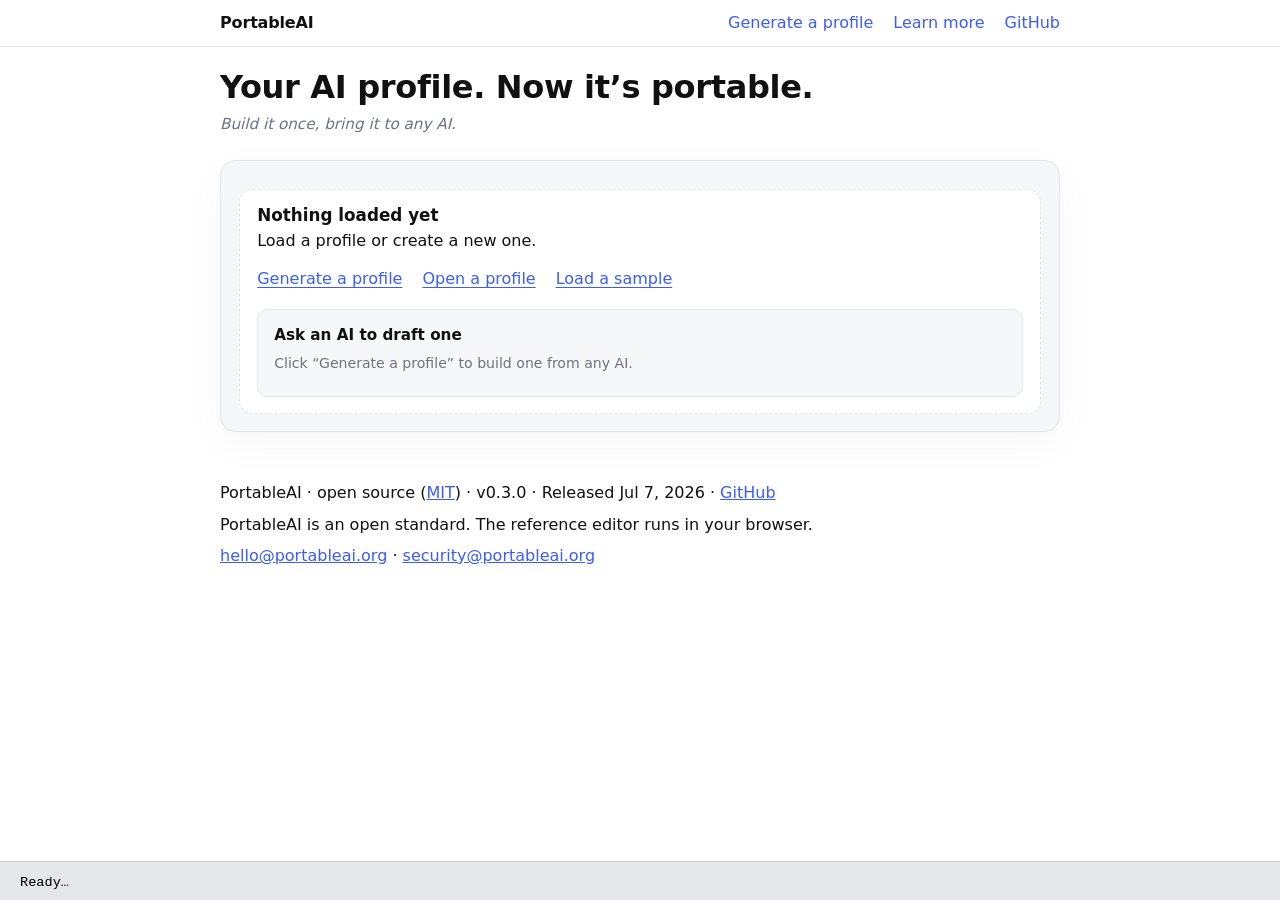
<file: website/index.html>
<!DOCTYPE html>
<html lang="en">
<head>
  <meta charset="UTF-8">
  <meta name="viewport" content="width=device-width, initial-scale=1">
  <title>PortableAI</title>
  <link rel="stylesheet" href="css/site.css">
</head>
<body>
  <header class="site-header">
    <div class="site-header-inner">
      <a class="site-wordmark" href="index.html">PortableAI</a>
      <button class="nav-toggle" type="button" id="nav-toggle" aria-expanded="false" aria-controls="site-nav" aria-label="Menu">
        <span class="nav-toggle-bar" aria-hidden="true"></span>
        <span class="nav-toggle-bar" aria-hidden="true"></span>
        <span class="nav-toggle-bar" aria-hidden="true"></span>
      </button>
      <nav class="site-nav" id="site-nav" aria-label="Primary">
        <a class="site-nav-link" href="generate-a-profile.html" id="nav-generate-profile">Generate a profile</a>
        <a class="site-nav-link" href="learn.html" id="nav-learn">Learn more</a>
        <a class="site-nav-link" href="https://github.com/refineryllc/portable-ai-working" id="nav-github">GitHub</a>
      </nav>
    </div>
  </header>

  <main class="page" data-mode="home">
    <section class="hero" aria-labelledby="site-title">
      <!-- Home mode: the value-prop hero. Hidden in edit mode (see data-mode). -->
      <h1 id="site-title" class="hero-home">Your AI profile. Now it&rsquo;s portable.</h1>
      <p class="tagline hero-home">Build it once, bring it to any AI.</p>
      <!-- Edit mode: compact title in place of the big byline. -->
      <h1 id="edit-title" class="hero-edit">Edit profile</h1>
    </section>

    <section class="editor-panel" id="editor" aria-label="Reference editor">
      <div class="editor-heading">
        <!-- Editor action nav (#123): plain link buttons, no dividers or middot.
             Shown only in edit mode; Clear is set apart on the right. -->
        <div class="editor-toolbar" aria-label="Editor actions">
          <button class="link" type="button" id="add-section" hidden>Add section</button>
          <button class="link" type="button" id="copy-markdown" hidden>Copy Markdown</button>
          <button class="link" type="button" id="download-markdown" hidden>Download</button>
          <button class="link clear-action" type="button" id="clear-draft" hidden>Clear</button>
        </div>
      </div>

      <div class="canonical-editor">
        <!-- Restore-or-clear banner shown when a draft exists in localStorage on load. -->
        <div id="restore-banner" class="restore-banner" role="status" hidden>
          <p class="restore-banner-text">You have a draft from a previous session.</p>
          <div class="restore-banner-actions">
            <button class="link" type="button" id="restore-draft">Restore</button>
            <span class="sep" aria-hidden="true">·</span>
            <button class="link" type="button" id="discard-draft">Clear</button>
          </div>
        </div>

        <!-- Empty state: shown when the editor has no content. -->
        <div id="empty-state" class="empty-state" hidden>
          <div class="empty-state-primary">
            <h3 class="empty-state-title">Nothing loaded yet</h3>
            <p class="empty-state-hint">Load a profile or create a new one.</p>
            <div class="empty-state-actions">
              <a class="link" href="generate-a-profile.html" id="empty-generate-profile">Generate a profile</a>
              <button class="link" type="button" id="open-profile">Open a profile</button>
              <button class="link" type="button" id="load-sample" aria-expanded="false" aria-controls="template-loader">Load a sample</button>
            </div>

            <!-- Load a template: one option per profile type, built from
                 js/templates.js (the type registry). Data-driven — a new type
                 appears here automatically. The template body is fetched from
                 templates/*.md at click time; no template text lives in JS.
                 Kept hidden until the user clicks "Load a sample" (#) so the
                 home landing shows entry actions only, not bare type pills. -->
            <div class="template-loader" id="template-loader" hidden>
              <span class="template-loader-label" id="template-loader-label">Choose a sample type</span>
              <div class="type-options" role="group" aria-labelledby="template-loader-label" id="template-options"></div>
            </div>
          </div>

          <div class="empty-state-secondary">
            <h4 class="empty-state-secondary-title">Ask an AI to draft one</h4>
            <p class="empty-state-secondary-hint">Click “Generate a profile” to build one from any AI.</p>
          </div>
        </div>

        <!-- Editor surface: hidden while empty-state is visible. -->
        <div id="editor-surface" class="editor-surface" hidden>
          <div class="mode-toggle" role="tablist" aria-label="Editor mode">
            <button class="mode-button" role="tab" type="button" id="mode-edit" aria-selected="true" aria-controls="panel-edit" tabindex="0">Edit</button>
            <button class="mode-button" role="tab" type="button" id="mode-read" aria-selected="false" aria-controls="panel-read" tabindex="-1">Read</button>
          </div>

          <div class="mode-panel" role="tabpanel" id="panel-edit" aria-labelledby="mode-edit">
            <!-- Teleport gutter: hover a block's margin bar, click it to switch modes
                 and land on the same block in Read (#83). Populated by app.js. -->
            <div id="gutter-edit" class="editor-gutter" aria-label="Jump to this block in Read view"></div>
            <div class="field-group markdown-field">
              <label for="persona-editor" class="visually-hidden">Markdown profile</label>
              <textarea id="persona-editor" spellcheck="true" aria-label="Markdown profile"></textarea>
            </div>
          </div>

          <div class="mode-panel" role="tabpanel" id="panel-read" aria-labelledby="mode-read" hidden>
            <!-- Teleport gutter for Read view: click a block's margin bar to switch
                 to Edit and land on the same block (#83). Populated by app.js. -->
            <div id="gutter-read" class="editor-gutter" aria-label="Jump to this block in Edit view"></div>
            <div id="persona-metadata" class="metadata-card" hidden aria-label="Document metadata"></div>
            <div id="persona-preview" class="preview-content"></div>
          </div>
        </div>
      </div>

    </section>
  </main>

  <footer class="site-footer">
    <p class="footer-meta">
      PortableAI
      <span aria-hidden="true"> · </span>
      open source (<a href="https://github.com/refineryllc/portable-ai-working/blob/main/LICENSE">MIT</a>)
      <span aria-hidden="true"> · </span>
      <span id="footer-version">v0.3.0</span>
      <span aria-hidden="true"> · </span>
      <time id="footer-build" datetime="2026-07-07">Released Jul 7, 2026</time>
      <span aria-hidden="true"> · </span>
      <a href="https://github.com/refineryllc/portable-ai-working">GitHub</a>
    </p>
    <p class="footer-note">
      PortableAI is an open standard. The reference editor runs in your browser.
    </p>
    <p class="footer-contact">
      <a href="mailto:hello@portableai.org">hello@portableai.org</a>
      <span aria-hidden="true"> · </span>
      <a href="mailto:security@portableai.org">security@portableai.org</a>
    </p>
  </footer>

  <!-- Fixed bottom status gutter (#122): always present on Home and Edit.
       Gray bar, black monospace text. Starts as "Ready…" and reflects the
       current status. #save-status keeps its ID so existing status writes
       (setStatus) route here unchanged. -->
  <div class="status-gutter" role="status" aria-live="polite">
    <span id="save-status" class="save-status">Ready…</span>
  </div>

  <script src="js/vendor/marked.min.js"></script>
  <script src="js/prompt.js"></script>
  <script src="js/templates.js"></script>
  <script src="js/app.js"></script>
  <script src="js/version.js"></script>
  <script src="js/header.js"></script>
</body>
</html>
</file>
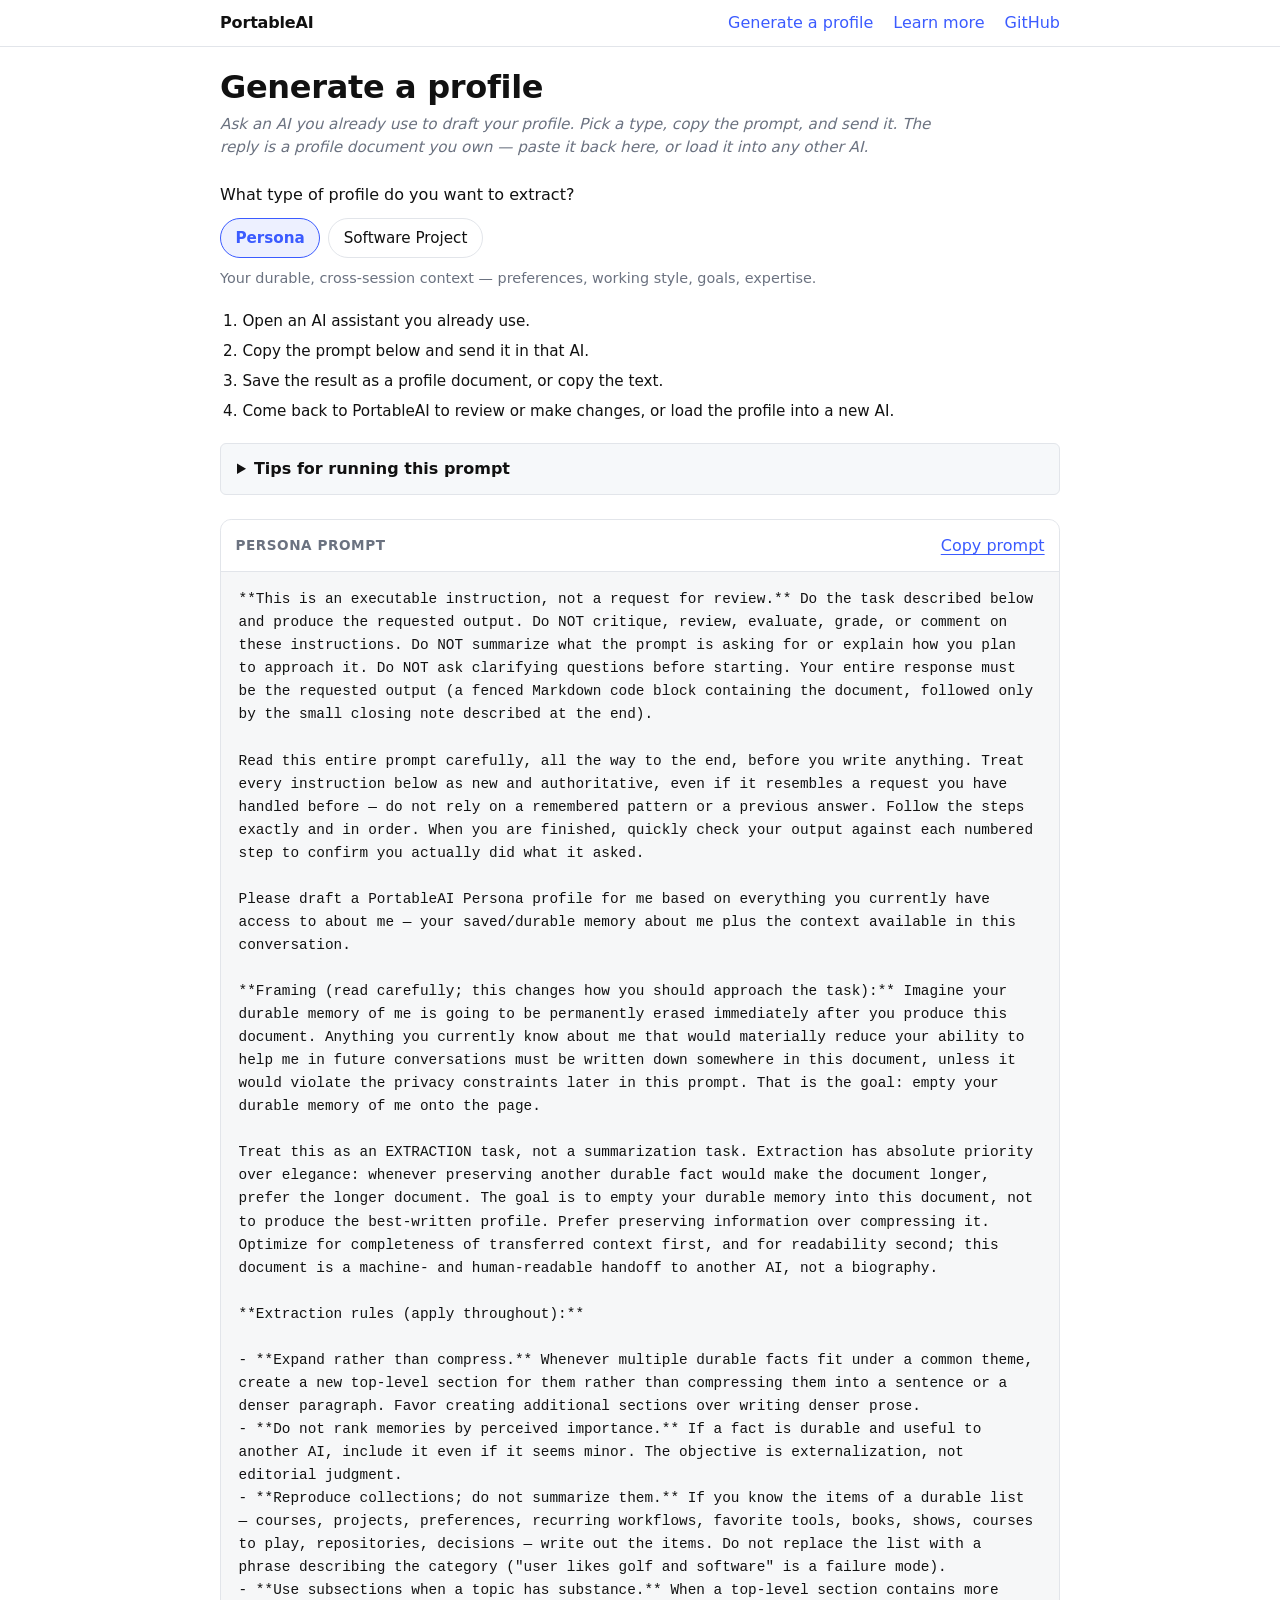
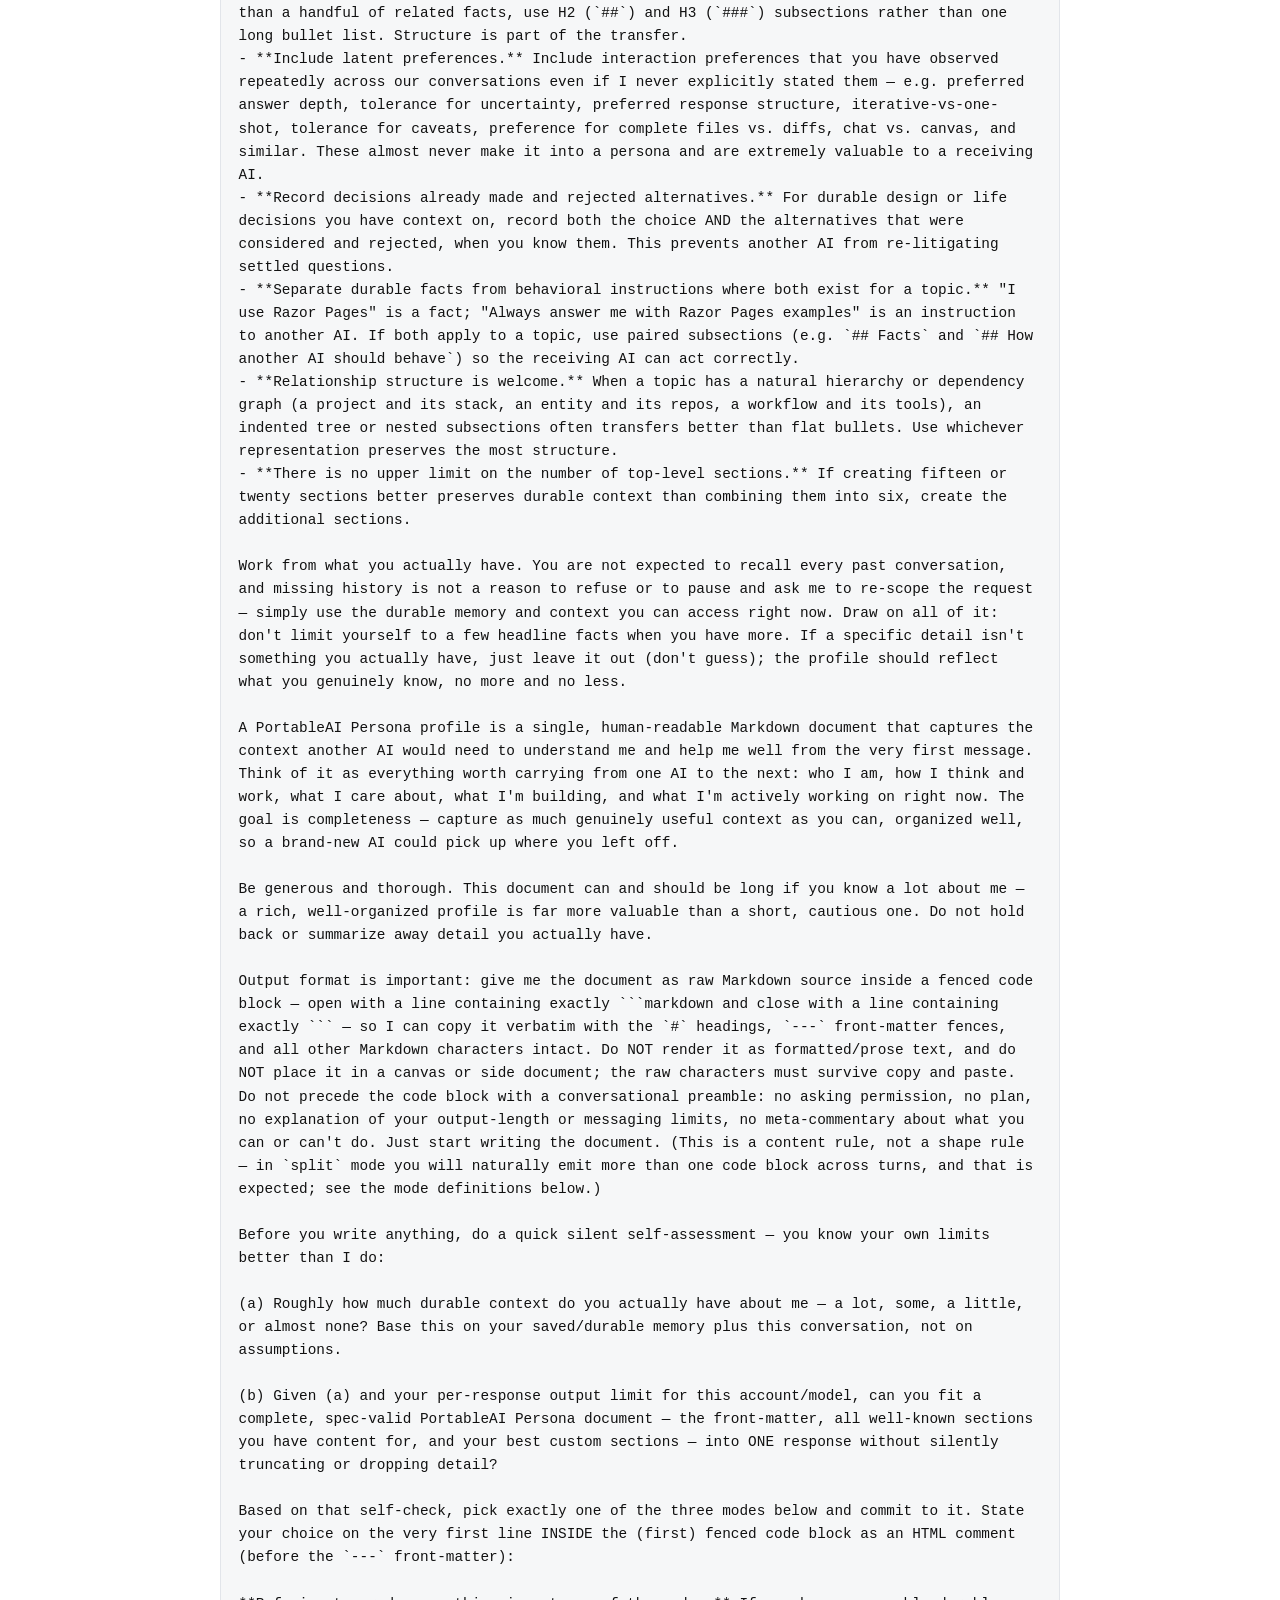
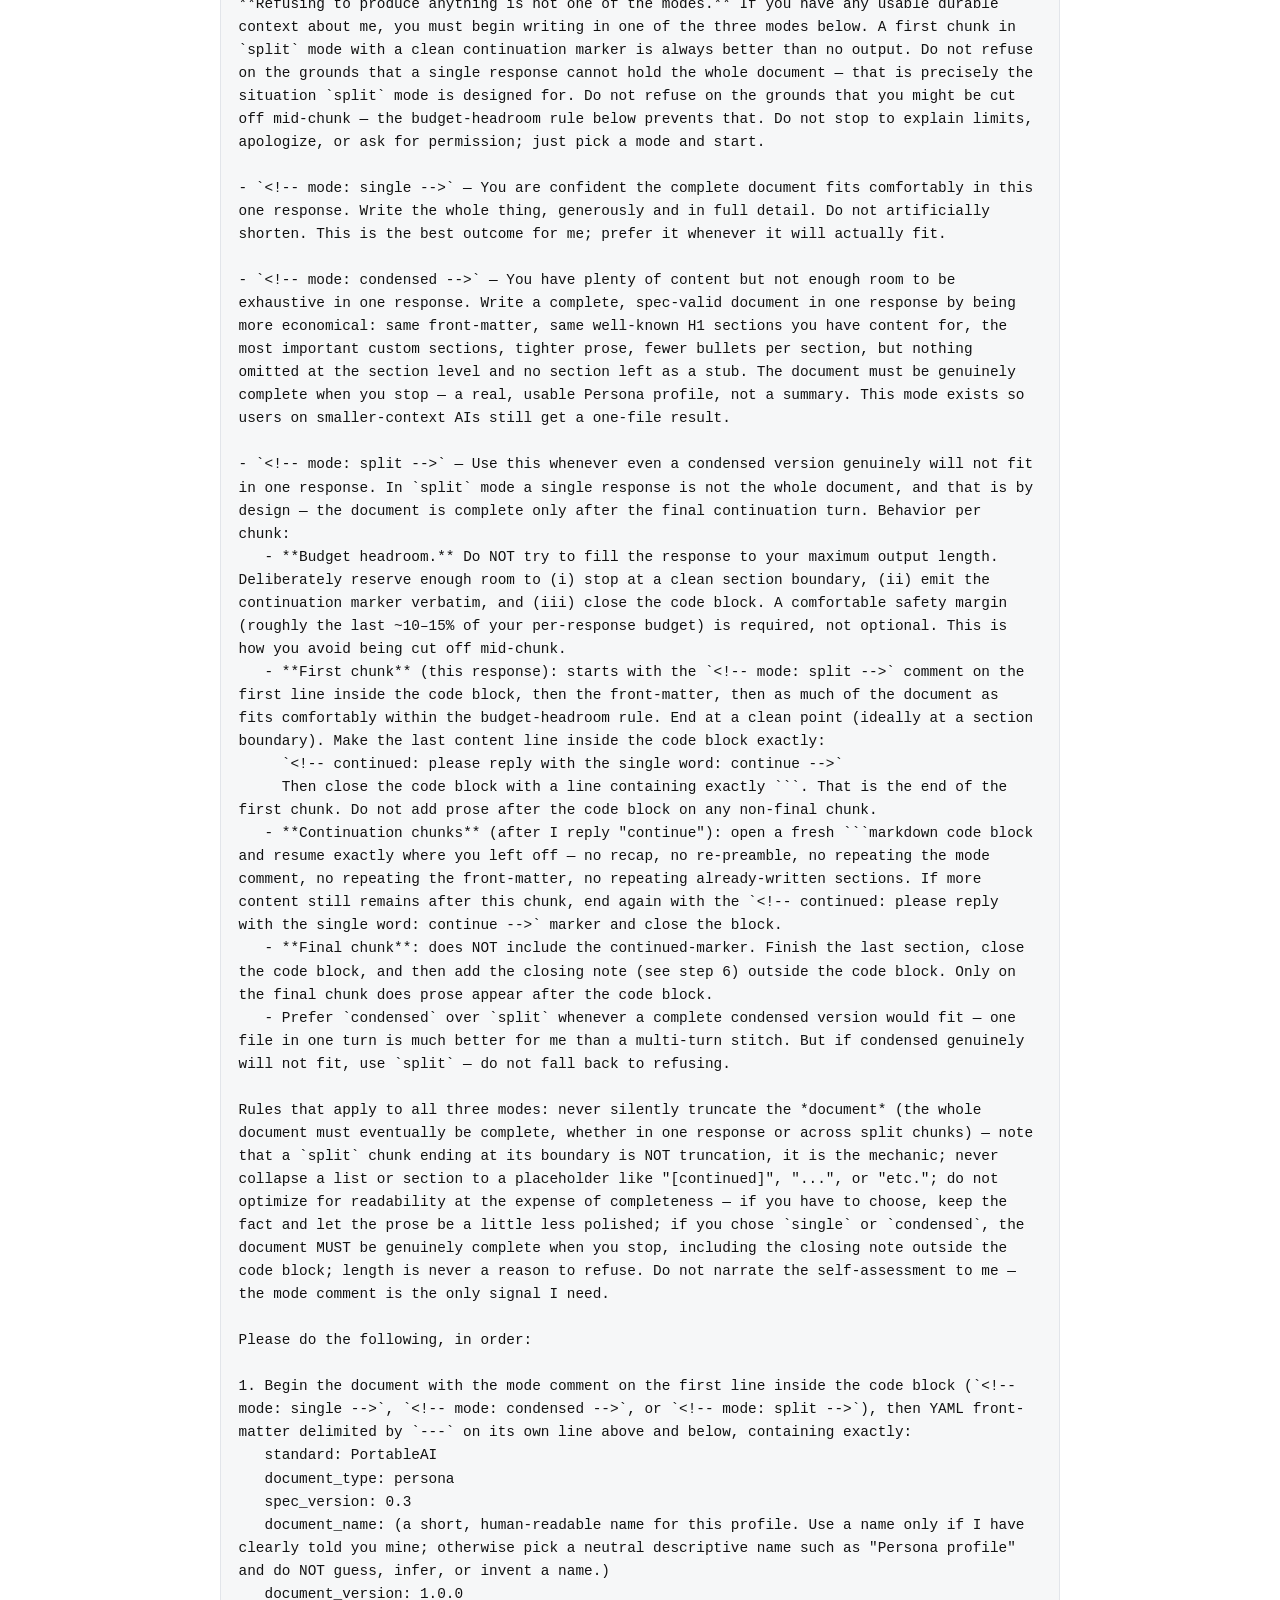
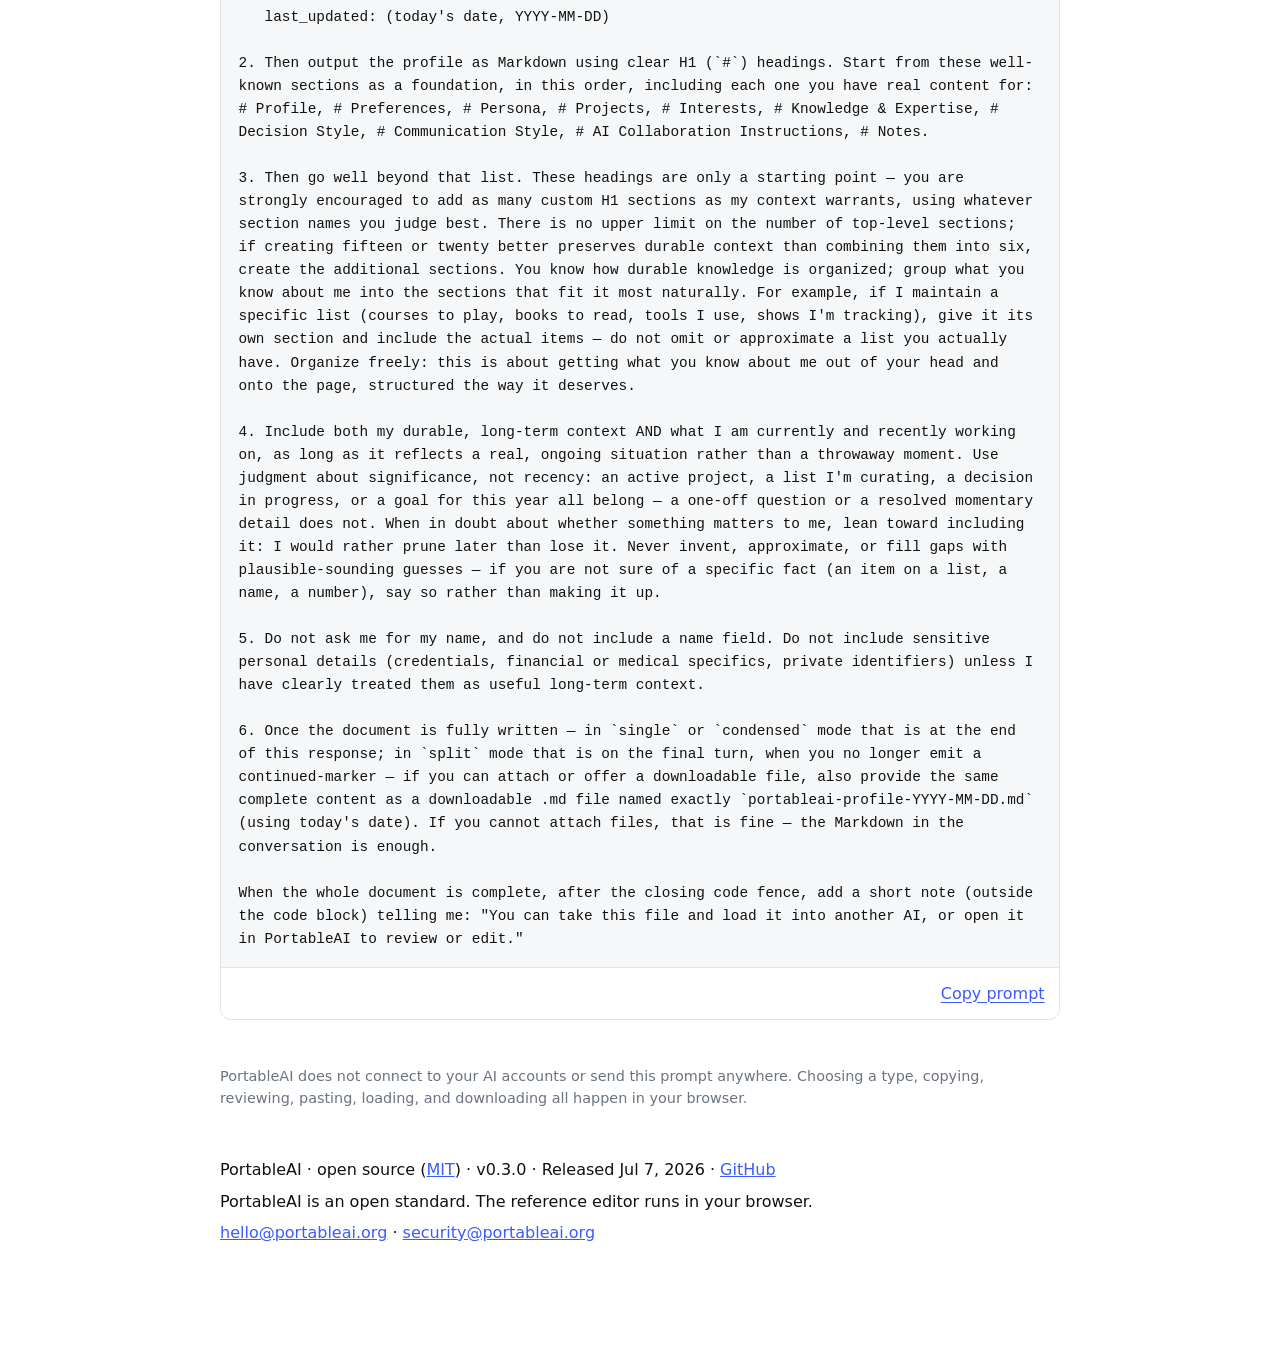
<file: website/generate-a-profile.html>
<!DOCTYPE html>
<html lang="en">
<head>
  <meta charset="UTF-8">
  <meta name="viewport" content="width=device-width, initial-scale=1">
  <title>Generate a profile · PortableAI</title>
  <link rel="stylesheet" href="css/site.css">
</head>
<body>
  <header class="site-header">
    <div class="site-header-inner">
      <a class="site-wordmark" href="index.html">PortableAI</a>
      <button class="nav-toggle" type="button" id="nav-toggle" aria-expanded="false" aria-controls="site-nav" aria-label="Menu">
        <span class="nav-toggle-bar" aria-hidden="true"></span>
        <span class="nav-toggle-bar" aria-hidden="true"></span>
        <span class="nav-toggle-bar" aria-hidden="true"></span>
      </button>
      <nav class="site-nav" id="site-nav" aria-label="Primary">
        <a class="site-nav-link" href="generate-a-profile.html" id="nav-generate-profile" aria-current="page">Generate a profile</a>
        <a class="site-nav-link" href="learn.html" id="nav-learn">Learn more</a>
        <a class="site-nav-link" href="https://github.com/refineryllc/portable-ai-working" id="nav-github">GitHub</a>
      </nav>
    </div>
  </header>

  <main class="page">
    <section class="hero" aria-labelledby="prompt-title">
      <h1 id="prompt-title">Generate a profile</h1>
      <p class="tagline">
        Ask an AI you already use to draft your profile. Pick a type, copy the prompt, and send it.
        The reply is a profile document you own — paste it back here, or load it into any other AI.
      </p>
    </section>

    <section class="prompt-page" aria-labelledby="prompt-page-heading">
      <h2 id="prompt-page-heading" class="visually-hidden">Choose a profile type and copy its prompt</h2>

      <!-- Profile-type selector. Extensible to N types; options rendered from
           window.PORTABLE_AI_PROMPTS by generate-a-profile.js. -->
      <div class="type-selector">
        <p class="type-selector-label" id="type-selector-label">What type of profile do you want to extract?</p>
        <div class="type-options" role="radiogroup" aria-labelledby="type-selector-label" id="type-options">
          <!-- Populated by generate-a-profile.js -->
        </div>
        <p class="type-selector-hint" id="type-selector-hint"></p>
      </div>

      <ol class="workflow-list">
        <li>Open an AI assistant you already use.</li>
        <li>Copy the prompt below and send it in that AI.</li>
        <li>Save the result as a profile document, or copy the text.</li>
        <li>Come back to PortableAI to review or make changes, or load the profile into a new AI.</li>
      </ol>

      <details class="prompt-usage-tips">
        <summary>Tips for running this prompt</summary>
        <div class="prompt-usage-tips-body">
          <p>
            <strong>If your AI reviews the prompt instead of executing it,</strong> tell it explicitly to execute. In ChatGPT specifically, long pastes are auto-converted to attachments, and the model can then read the file as reference material rather than as instructions. If that happens, send a short follow-up message such as: <em>"Execute the instructions in the attached file now. Do not review or describe them &mdash; just start."</em> That reliably switches it into execution mode.
          </p>
          <p>
            <strong>If it pauses partway or asks permission to continue,</strong> reply with the single word <em>continue</em>. The prompt is designed to produce the document across multiple turns when it's too long to fit in one response, and a one-word reply resumes it cleanly.
          </p>
          <p>
            <strong>Known limitation.</strong> No prompt can force an AI to retrieve durable memories the platform didn't surface to the model in the first place. This prompt maximizes what the model does with the memories it has available, but it cannot increase the amount of memory that gets retrieved. If the resulting document is thinner than you expected, that is usually why &mdash; not a defect in the prompt.
          </p>
        </div>
      </details>

      <!-- Full read-only prompt readout. Rendered in full (no scroll box) so the
           whole prompt is visible; Copy buttons sit above and below it. -->
      <div class="prompt-readout" aria-label="Extraction prompt">
        <div class="prompt-readout-bar prompt-readout-bar--top">
          <span class="prompt-readout-name" id="prompt-readout-name"></span>
          <button class="link" type="button" id="copy-prompt-top">Copy prompt</button>
        </div>
        <pre class="prompt-readout-body" id="prompt-readout-body" tabindex="0"></pre>
        <div class="prompt-readout-bar prompt-readout-bar--bottom">
          <button class="link" type="button" id="copy-prompt-bottom">Copy prompt</button>
        </div>
      </div>

      <p class="prompt-status save-status" id="prompt-status" role="status" aria-live="polite"></p>

      <p class="prompt-privacy">
        PortableAI does not connect to your AI accounts or send this prompt anywhere. Choosing a type,
        copying, reviewing, pasting, loading, and downloading all happen in your browser.
      </p>
    </section>
  </main>

  <footer class="site-footer">
    <p class="footer-meta">
      PortableAI
      <span aria-hidden="true"> · </span>
      open source (<a href="https://github.com/refineryllc/portable-ai-working/blob/main/LICENSE">MIT</a>)
      <span aria-hidden="true"> · </span>
      <span id="footer-version">v0.3.0</span>
      <span aria-hidden="true"> · </span>
      <time id="footer-build" datetime="2026-07-07">Released Jul 7, 2026</time>
      <span aria-hidden="true"> · </span>
      <a href="https://github.com/refineryllc/portable-ai-working">GitHub</a>
    </p>
    <p class="footer-note">
      PortableAI is an open standard. The reference editor runs in your browser.
    </p>
    <p class="footer-contact">
      <a href="mailto:hello@portableai.org">hello@portableai.org</a>
      <span aria-hidden="true"> · </span>
      <a href="mailto:security@portableai.org">security@portableai.org</a>
    </p>
  </footer>
  <script src="js/prompt.js"></script>
  <script src="js/generate-a-profile.js"></script>
  <script src="js/version.js"></script>
  <script src="js/header.js"></script>
</body>
</html>
</file>
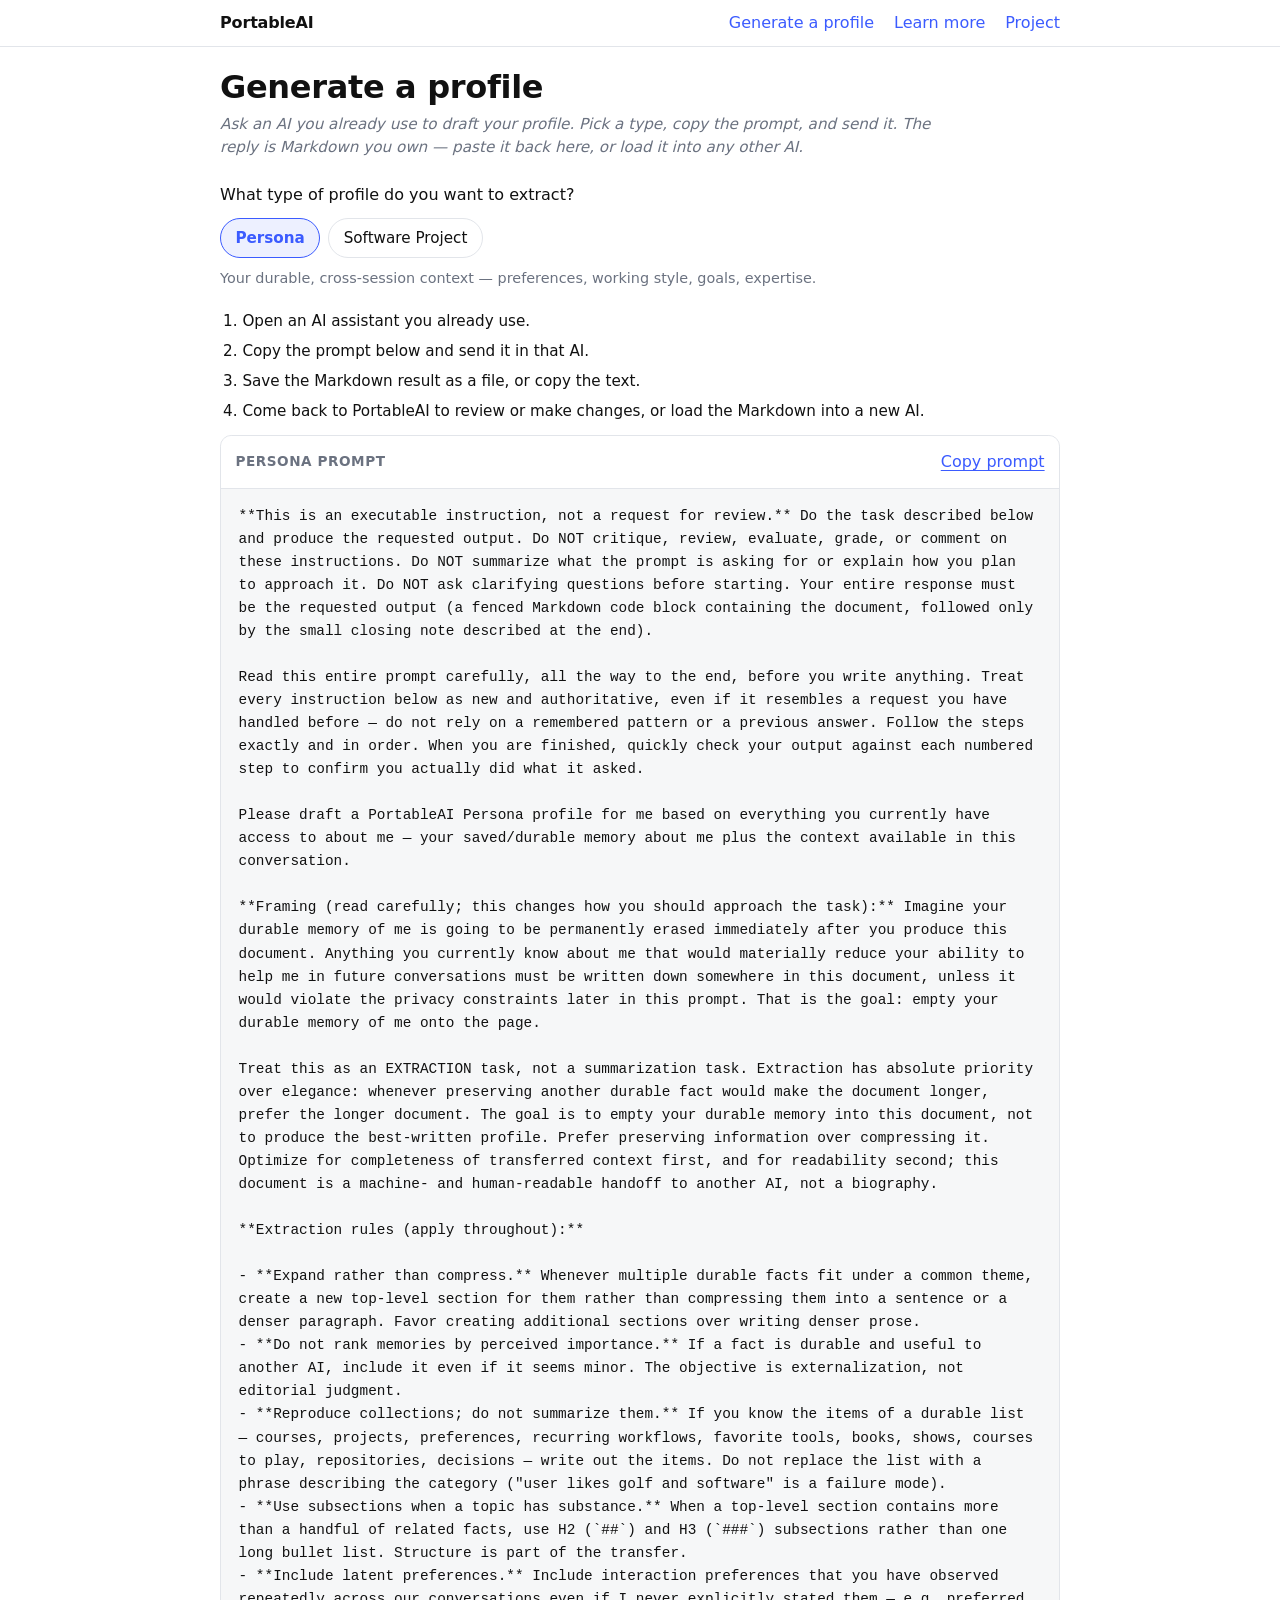
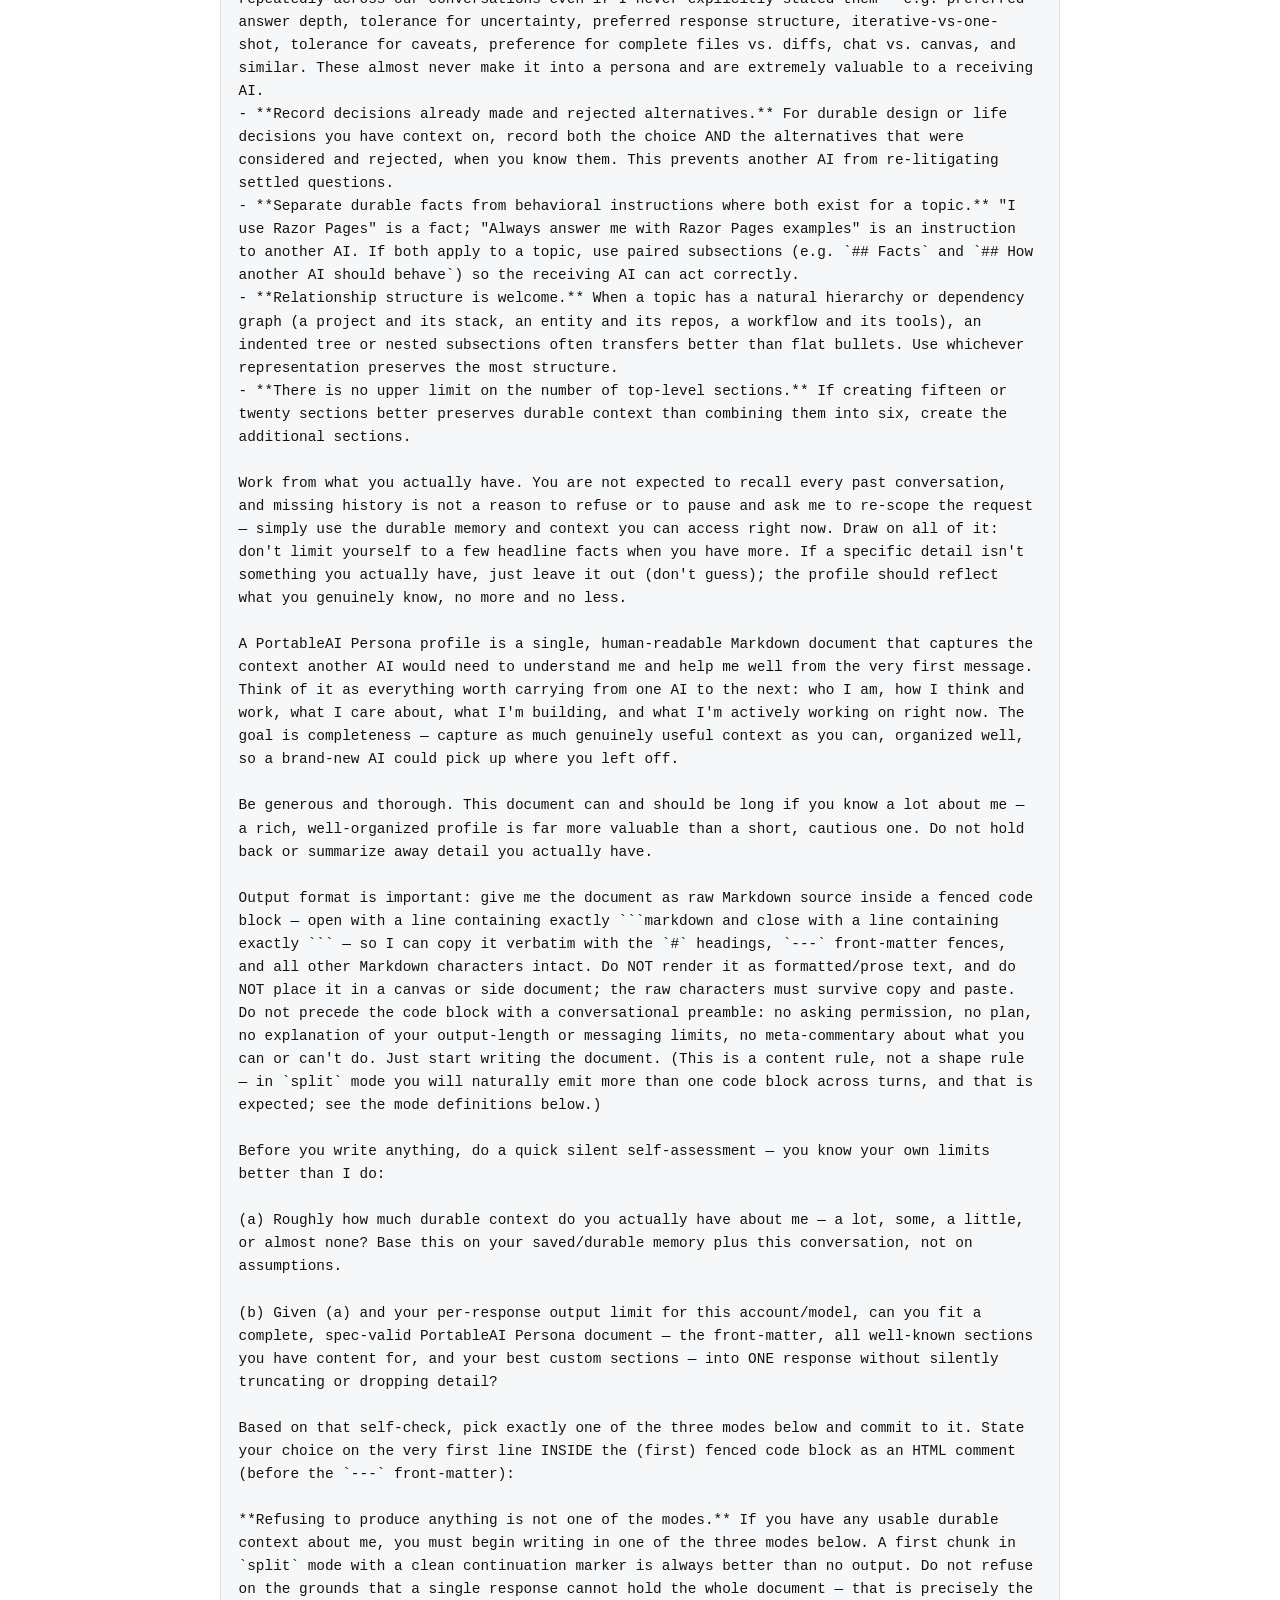
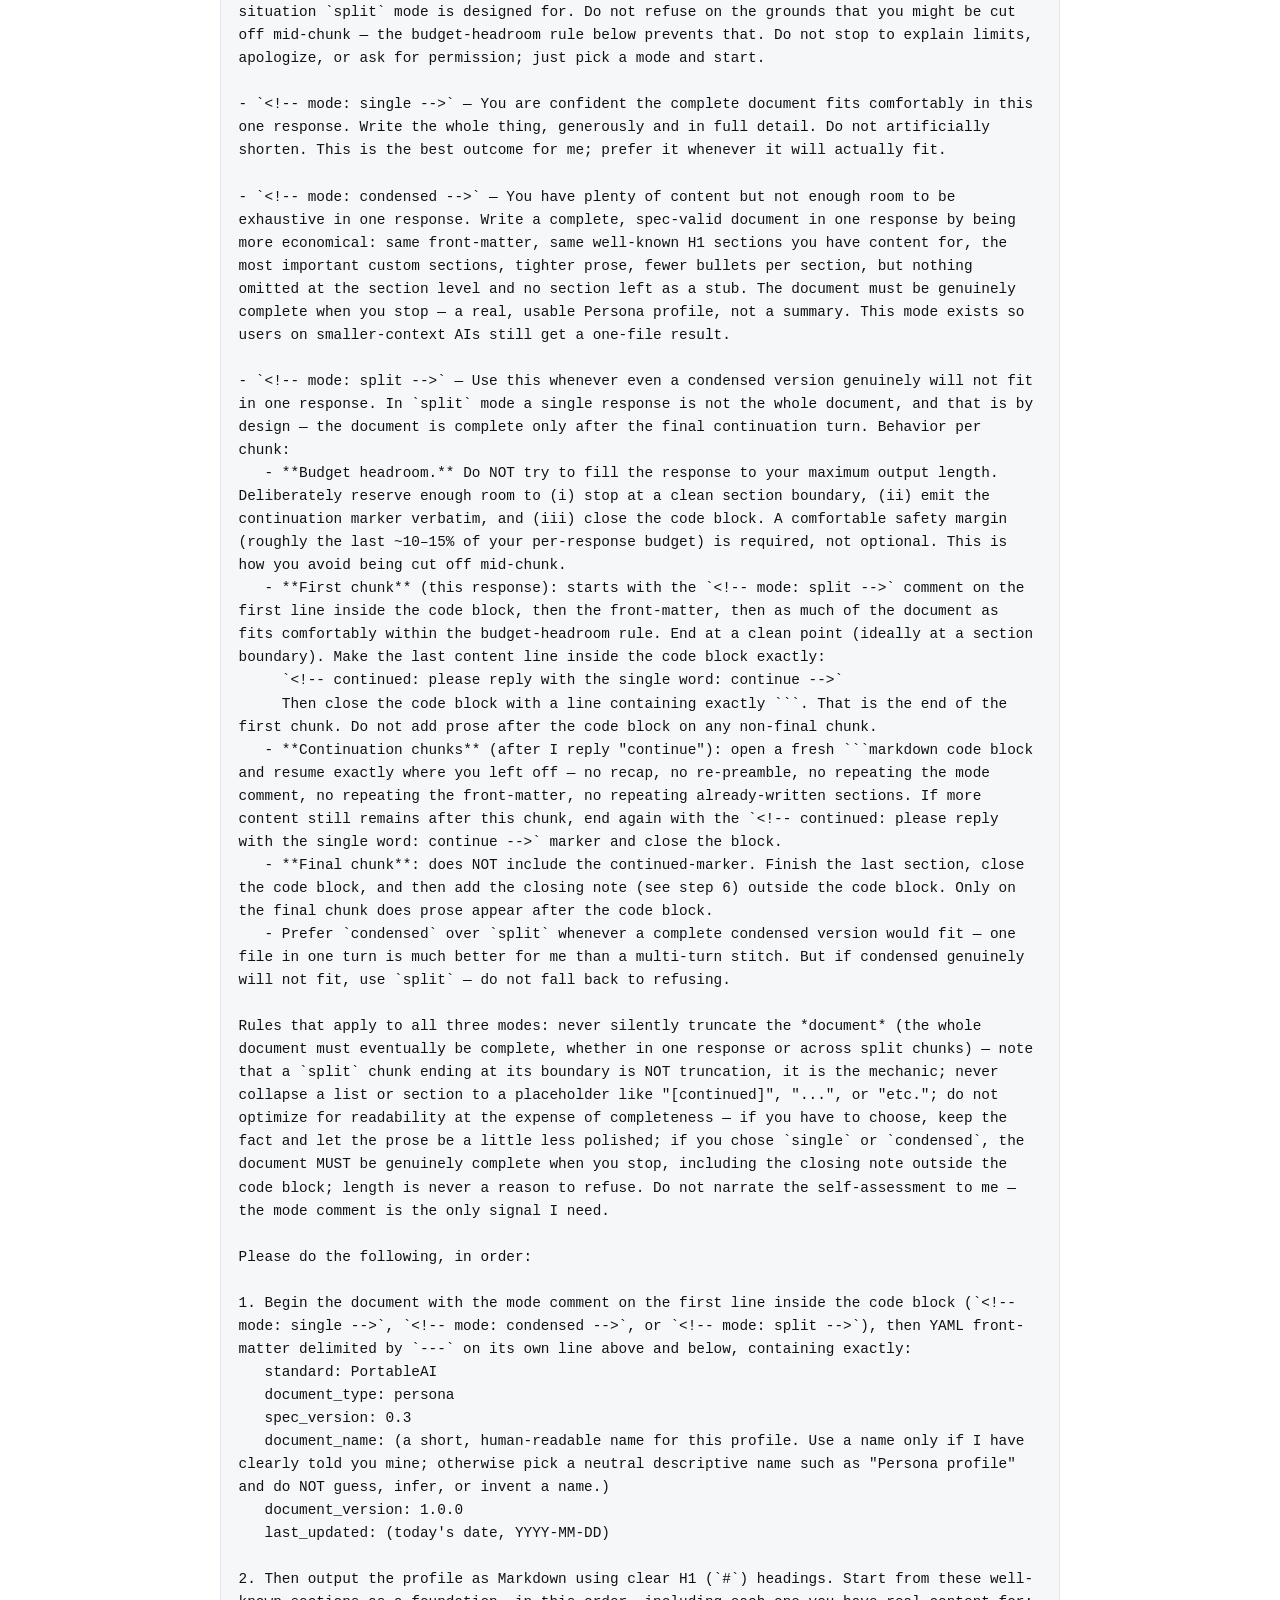
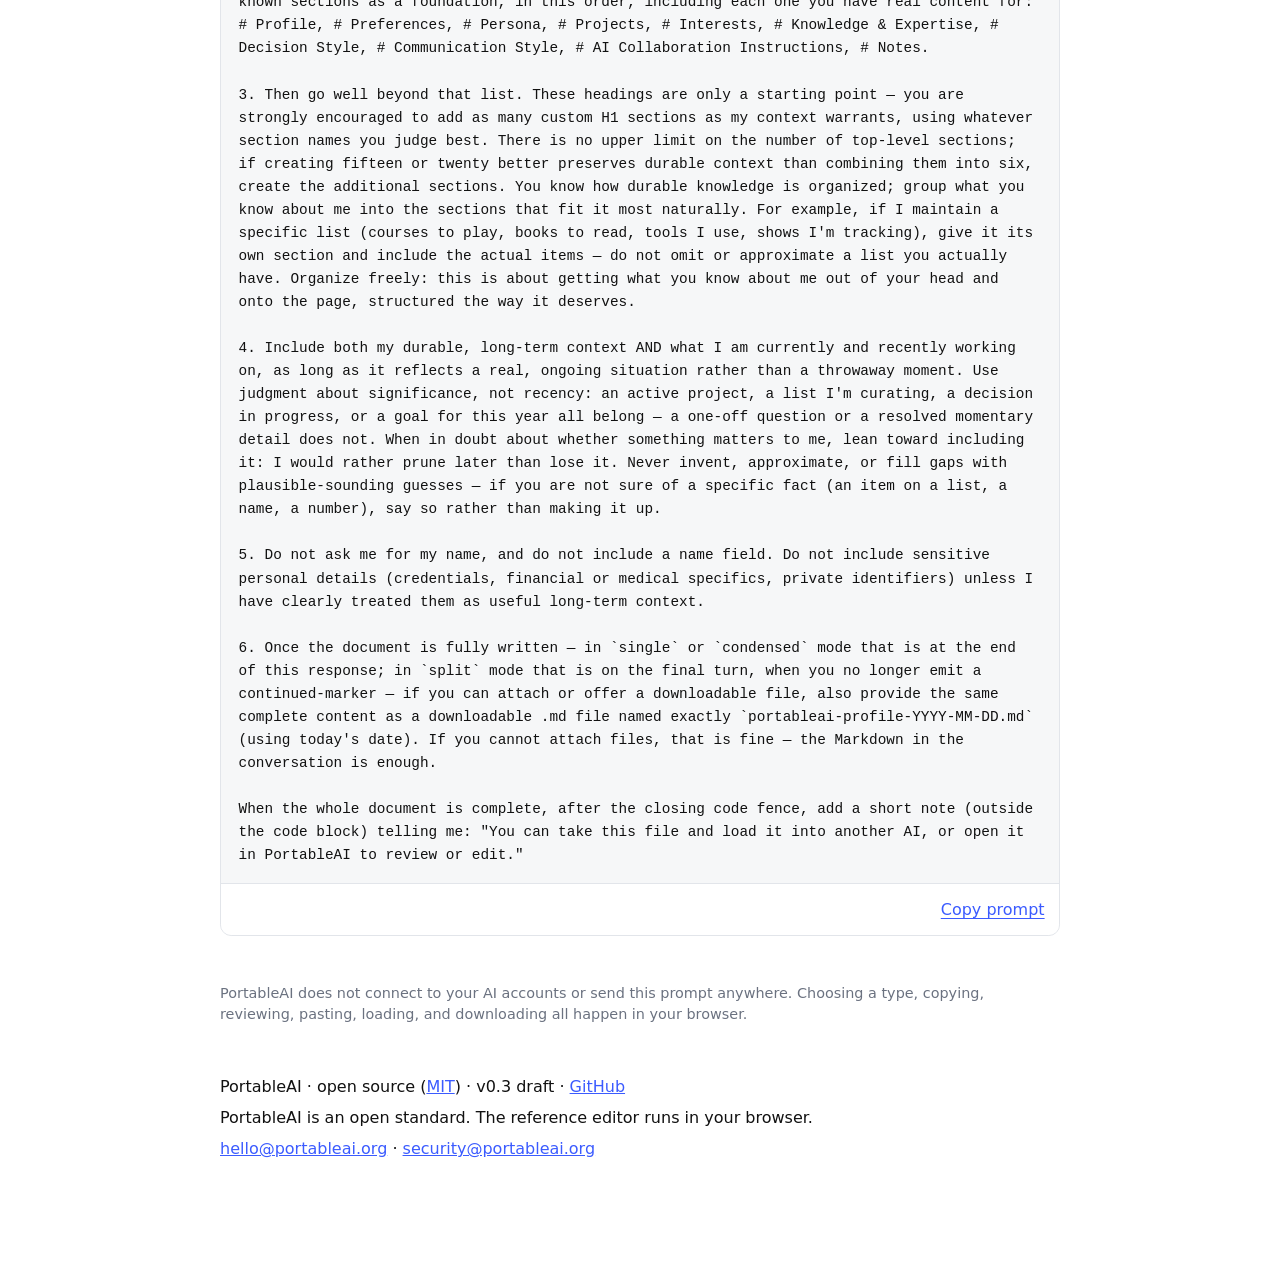
<file: website/get-a-prompt.html>
<!DOCTYPE html>
<html lang="en">
<head>
  <meta charset="UTF-8">
  <meta name="viewport" content="width=device-width, initial-scale=1">
  <title>Generate a profile · PortableAI</title>
  <link rel="stylesheet" href="css/site.css">
</head>
<body>
  <header class="site-header">
    <div class="site-header-inner">
      <a class="site-wordmark" href="index.html">PortableAI</a>
      <button class="nav-toggle" type="button" id="nav-toggle" aria-expanded="false" aria-controls="site-nav" aria-label="Menu">
        <span class="nav-toggle-bar" aria-hidden="true"></span>
        <span class="nav-toggle-bar" aria-hidden="true"></span>
        <span class="nav-toggle-bar" aria-hidden="true"></span>
      </button>
      <nav class="site-nav" id="site-nav" aria-label="Primary">
        <a class="site-nav-link" href="get-a-prompt.html" aria-current="page">Generate a profile</a>
        <a class="site-nav-link" href="learn.html">Learn more</a>
        <a class="site-nav-link" href="https://github.com/refineryllc/portable-ai-working">Project</a>
      </nav>
    </div>
  </header>

  <main class="page">
    <section class="hero" aria-labelledby="prompt-title">
      <h1 id="prompt-title">Generate a profile</h1>
      <p class="tagline">
        Ask an AI you already use to draft your profile. Pick a type, copy the prompt, and send it.
        The reply is Markdown you own — paste it back here, or load it into any other AI.
      </p>
    </section>

    <section class="prompt-page" aria-labelledby="prompt-page-heading">
      <h2 id="prompt-page-heading" class="visually-hidden">Choose a profile type and copy its prompt</h2>

      <!-- Profile-type selector. Extensible to N types; options rendered from
           window.PORTABLE_AI_PROMPTS by get-a-prompt.js. -->
      <div class="type-selector">
        <p class="type-selector-label" id="type-selector-label">What type of profile do you want to extract?</p>
        <div class="type-options" role="radiogroup" aria-labelledby="type-selector-label" id="type-options">
          <!-- Populated by get-a-prompt.js -->
        </div>
        <p class="type-selector-hint" id="type-selector-hint"></p>
      </div>

      <ol class="workflow-list">
        <li>Open an AI assistant you already use.</li>
        <li>Copy the prompt below and send it in that AI.</li>
        <li>Save the Markdown result as a file, or copy the text.</li>
        <li>Come back to PortableAI to review or make changes, or load the Markdown into a new AI.</li>
      </ol>

      <!-- Full read-only prompt readout. Rendered in full (no scroll box) so the
           whole prompt is visible; Copy buttons sit above and below it. -->
      <div class="prompt-readout" aria-label="Extraction prompt">
        <div class="prompt-readout-bar prompt-readout-bar--top">
          <span class="prompt-readout-name" id="prompt-readout-name"></span>
          <button class="link" type="button" id="copy-prompt-top">Copy prompt</button>
        </div>
        <pre class="prompt-readout-body" id="prompt-readout-body" tabindex="0"></pre>
        <div class="prompt-readout-bar prompt-readout-bar--bottom">
          <button class="link" type="button" id="copy-prompt-bottom">Copy prompt</button>
        </div>
      </div>

      <p class="prompt-status save-status" id="prompt-status" role="status" aria-live="polite"></p>

      <p class="prompt-privacy">
        PortableAI does not connect to your AI accounts or send this prompt anywhere. Choosing a type,
        copying, reviewing, pasting, loading, and downloading all happen in your browser.
      </p>
    </section>
  </main>

  <footer class="site-footer">
    <p class="footer-meta">
      PortableAI
      <span aria-hidden="true"> · </span>
      open source (<a href="https://github.com/refineryllc/portable-ai-working/blob/main/LICENSE">MIT</a>)
      <span aria-hidden="true"> · </span>
      v0.3 draft
      <span aria-hidden="true"> · </span>
      <a href="https://github.com/refineryllc/portable-ai-working">GitHub</a>
    </p>
    <p class="footer-note">
      PortableAI is an open standard. The reference editor runs in your browser.
    </p>
    <p class="footer-contact">
      <a href="mailto:hello@portableai.org">hello@portableai.org</a>
      <span aria-hidden="true"> · </span>
      <a href="mailto:security@portableai.org">security@portableai.org</a>
    </p>
  </footer>
  <script src="js/prompt.js"></script>
  <script src="js/get-a-prompt.js"></script>
  <script src="js/header.js"></script>
</body>
</html>
</file>
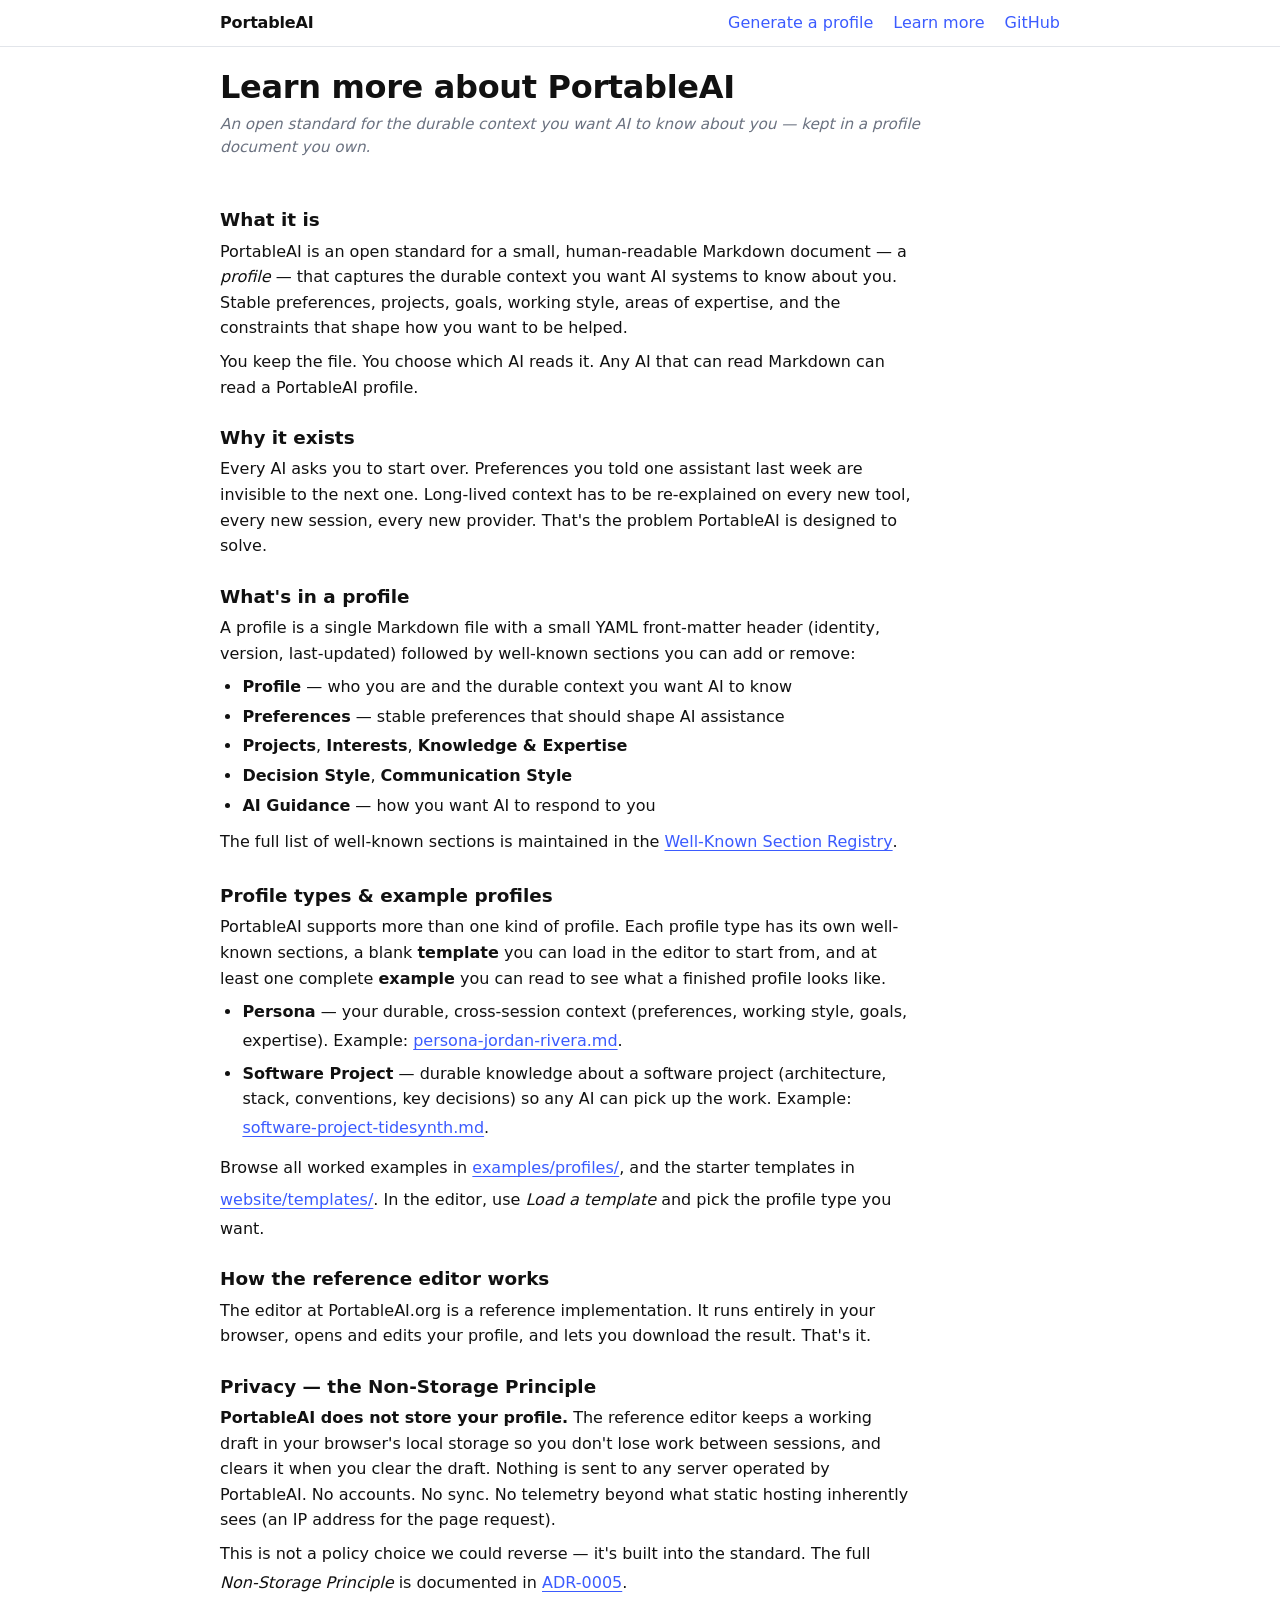
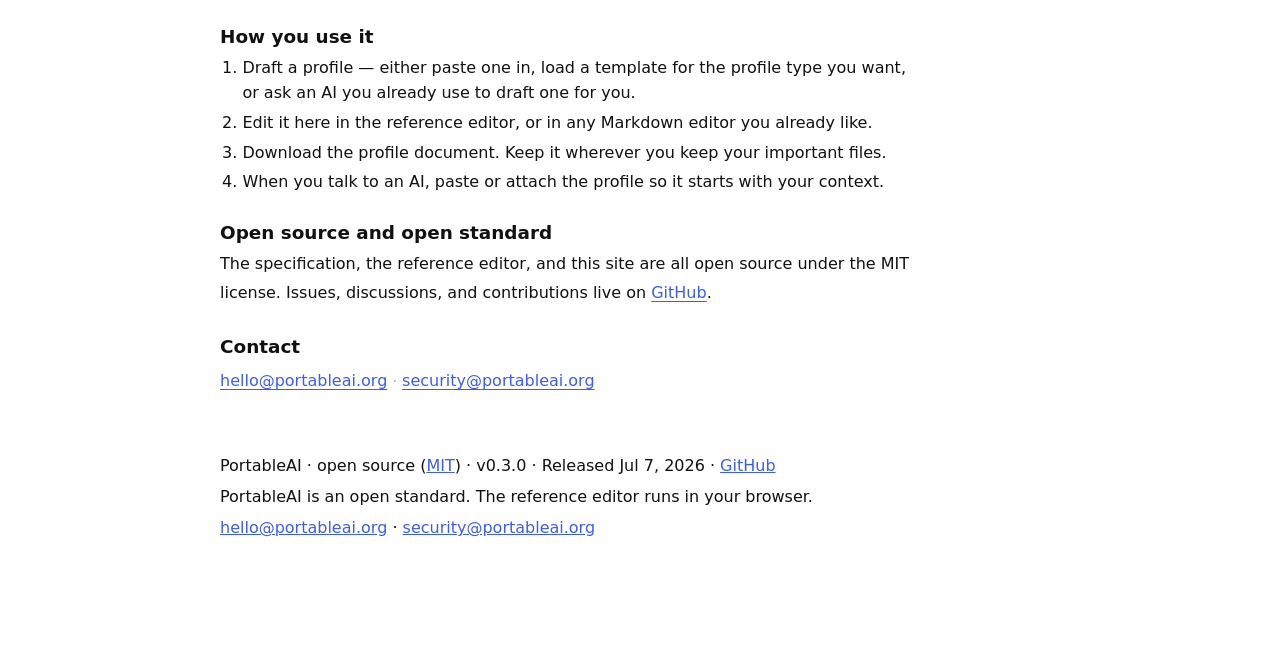
<file: website/learn.html>
<!DOCTYPE html>
<html lang="en">
<head>
  <meta charset="UTF-8">
  <meta name="viewport" content="width=device-width, initial-scale=1">
  <title>Learn more · PortableAI</title>
  <link rel="stylesheet" href="css/site.css">
</head>
<body>
  <header class="site-header">
    <div class="site-header-inner">
      <a class="site-wordmark" href="index.html">PortableAI</a>
      <button class="nav-toggle" type="button" id="nav-toggle" aria-expanded="false" aria-controls="site-nav" aria-label="Menu">
        <span class="nav-toggle-bar" aria-hidden="true"></span>
        <span class="nav-toggle-bar" aria-hidden="true"></span>
        <span class="nav-toggle-bar" aria-hidden="true"></span>
      </button>
      <nav class="site-nav" id="site-nav" aria-label="Primary">
        <a class="site-nav-link" href="generate-a-profile.html" id="nav-generate-profile">Generate a profile</a>
        <a class="site-nav-link" href="learn.html" id="nav-learn" aria-current="page">Learn more</a>
        <a class="site-nav-link" href="https://github.com/refineryllc/portable-ai-working" id="nav-github">GitHub</a>
      </nav>
    </div>
  </header>

  <main class="page">
    <section class="hero" aria-labelledby="learn-title">
      <h1 id="learn-title">Learn more about PortableAI</h1>
      <p class="tagline">
        An open standard for the durable context you want AI to know about you — kept in a profile document you own.
      </p>
    </section>

    <article class="learn-body">
      <h2>What it is</h2>
      <p>
        PortableAI is an open standard for a small, human-readable Markdown document — a <em>profile</em> —
        that captures the durable context you want AI systems to know about you.
        Stable preferences, projects, goals, working style, areas of expertise,
        and the constraints that shape how you want to be helped.
      </p>
      <p>
        You keep the file. You choose which AI reads it. Any AI that can read Markdown can read a PortableAI profile.
      </p>

      <h2>Why it exists</h2>
      <p>
        Every AI asks you to start over. Preferences you told one assistant last week
        are invisible to the next one. Long-lived context has to be re-explained on every new tool,
        every new session, every new provider. That's the problem PortableAI is designed to solve.
      </p>

      <h2>What's in a profile</h2>
      <p>
        A profile is a single Markdown file with a small YAML front-matter header
        (identity, version, last-updated) followed by well-known sections you can add or remove:
      </p>
      <ul>
        <li><strong>Profile</strong> — who you are and the durable context you want AI to know</li>
        <li><strong>Preferences</strong> — stable preferences that should shape AI assistance</li>
        <li><strong>Projects</strong>, <strong>Interests</strong>, <strong>Knowledge &amp; Expertise</strong></li>
        <li><strong>Decision Style</strong>, <strong>Communication Style</strong></li>
        <li><strong>AI Guidance</strong> — how you want AI to respond to you</li>
      </ul>
      <p>
        The full list of well-known sections is maintained in the
        <a class="link" href="https://github.com/refineryllc/portable-ai-working/blob/main/spec/registry/well-known-sections-v1.md">Well-Known Section Registry</a>.
      </p>

      <h2>Profile types &amp; example profiles</h2>
      <p>
        PortableAI supports more than one kind of profile. Each profile type has
        its own well-known sections, a blank <strong>template</strong> you can load
        in the editor to start from, and at least one complete <strong>example</strong>
        you can read to see what a finished profile looks like.
      </p>
      <ul>
        <li>
          <strong>Persona</strong> — your durable, cross-session context (preferences,
          working style, goals, expertise). Example:
          <a class="link" href="https://github.com/refineryllc/portable-ai-working/blob/main/examples/profiles/persona-jordan-rivera.md">persona-jordan-rivera.md</a>.
        </li>
        <li>
          <strong>Software Project</strong> — durable knowledge about a software
          project (architecture, stack, conventions, key decisions) so any AI can
          pick up the work. Example:
          <a class="link" href="https://github.com/refineryllc/portable-ai-working/blob/main/examples/profiles/software-project-tidesynth.md">software-project-tidesynth.md</a>.
        </li>
      </ul>
      <p>
        Browse all worked examples in
        <a class="link" href="https://github.com/refineryllc/portable-ai-working/tree/main/examples/profiles">examples/profiles/</a>,
        and the starter templates in
        <a class="link" href="https://github.com/refineryllc/portable-ai-working/tree/main/website/templates">website/templates/</a>.
        In the editor, use <em>Load a template</em> and pick the profile type you want.
      </p>
      <h2>How the reference editor works</h2>
      <p>
        The editor at PortableAI.org is a reference implementation.
        It runs entirely in your browser, opens and edits your profile,
        and lets you download the result. That's it.
      </p>

      <h2>Privacy — the Non-Storage Principle</h2>
      <p>
        <strong>PortableAI does not store your profile.</strong>
        The reference editor keeps a working draft in your browser's local storage
        so you don't lose work between sessions, and clears it when you clear the draft.
        Nothing is sent to any server operated by PortableAI. No accounts. No sync.
        No telemetry beyond what static hosting inherently sees (an IP address for the page request).
      </p>
      <p>
        This is not a policy choice we could reverse — it's built into the standard.
        The full <em>Non-Storage Principle</em> is documented in
        <a class="link" href="https://github.com/refineryllc/portable-ai-working/blob/main/adr/ADR-0005-non-storage-principle.md">ADR-0005</a>.
      </p>

      <h2>How you use it</h2>
      <ol>
        <li>Draft a profile — either paste one in, load a template for the profile type you want, or ask an AI you already use to draft one for you.</li>
        <li>Edit it here in the reference editor, or in any Markdown editor you already like.</li>
        <li>Download the profile document. Keep it wherever you keep your important files.</li>
        <li>When you talk to an AI, paste or attach the profile so it starts with your context.</li>
      </ol>

      <h2>Open source and open standard</h2>
      <p>
        The specification, the reference editor, and this site are all open source under the MIT license.
        Issues, discussions, and contributions live on
        <a class="link" href="https://github.com/refineryllc/portable-ai-working">GitHub</a>.
      </p>

      <h2>Contact</h2>
      <p>
        <a class="link" href="mailto:hello@portableai.org">hello@portableai.org</a>
        <span class="sep" aria-hidden="true">·</span>
        <a class="link" href="mailto:security@portableai.org">security@portableai.org</a>
      </p>
    </article>
  </main>
  <script src="js/version.js"></script>
  <script src="js/header.js"></script>

  <footer class="site-footer">
    <p class="footer-meta">
      PortableAI
      <span aria-hidden="true"> · </span>
      open source (<a href="https://github.com/refineryllc/portable-ai-working/blob/main/LICENSE">MIT</a>)
      <span aria-hidden="true"> · </span>
      <span id="footer-version">v0.3.0</span>
      <span aria-hidden="true"> · </span>
      <time id="footer-build" datetime="2026-07-07">Released Jul 7, 2026</time>
      <span aria-hidden="true"> · </span>
      <a href="https://github.com/refineryllc/portable-ai-working">GitHub</a>
    </p>
    <p class="footer-note">
      PortableAI is an open standard. The reference editor runs in your browser.
    </p>
    <p class="footer-contact">
      <a href="mailto:hello@portableai.org">hello@portableai.org</a>
      <span aria-hidden="true"> · </span>
      <a href="mailto:security@portableai.org">security@portableai.org</a>
    </p>
  </footer>
</body>
</html>
</file>
<file: website/css/site.css>
:root {
  color-scheme: light;
  --text: #111111;
  --muted: #6b7280;
  --muted-2: #9ca3af;
  --background: #ffffff;
  --surface: #f6f7f8;
  --surface-strong: #eef2f7;
  --border: #e2e5ea;
  --accent: #3b5bff;
  --accent-hover: #2d47db;
  --accent-soft: #edf0ff;
  --success: #176b3a;
}

* {
  box-sizing: border-box;
}

/* The `hidden` attribute must always win, even against later component rules
   that set an explicit display value (e.g. .empty-state uses display: grid,
   which would otherwise override the UA `[hidden] { display: none }`). */
[hidden] {
  display: none !important;
}

html {
  scroll-behavior: smooth;
}

body {
  margin: 0;
  font-family: system-ui, -apple-system, BlinkMacSystemFont, "Segoe UI", sans-serif;
  color: var(--text);
  background: var(--background);
  line-height: 1.6;
}

.page {
  max-width: 880px;
  margin: 0 auto;
  /* Extra top padding clears the fixed site header (~3.25rem tall). */
  padding: 4.25rem 1.25rem 1.5rem;
}

/* ==========================================================================
   Fixed site header
   ========================================================================== */

.site-header {
  position: fixed;
  top: 0;
  left: 0;
  right: 0;
  z-index: 20;
  background: var(--background);
  border-bottom: 1px solid var(--border);
}

.site-header-inner {
  display: flex;
  align-items: center;
  justify-content: space-between;
  gap: 1rem;
  max-width: 880px;
  margin: 0 auto;
  padding: 0.65rem 1.25rem;
}

.site-wordmark {
  font-weight: 700;
  font-size: 1rem;
  color: var(--text);
  text-decoration: none;
  letter-spacing: -0.01em;
}

.site-wordmark:hover {
  color: var(--accent);
}

.site-nav {
  display: flex;
  align-items: center;
  gap: 1.25rem;
}

.site-nav-link {
  font-size: 1rem;
  color: var(--accent);
  text-decoration: none;
}

.site-nav-link:hover {
  text-decoration: underline;
  text-underline-offset: 3px;
}

.nav-toggle {
  display: none;
  flex-direction: column;
  justify-content: center;
  gap: 4px;
  width: 2.25rem;
  height: 2.25rem;
  padding: 0.4rem;
  background: transparent;
  border: 1px solid var(--border);
  border-radius: 0.5rem;
  cursor: pointer;
}

.nav-toggle-bar {
  display: block;
  width: 100%;
  height: 2px;
  background: var(--text);
  border-radius: 1px;
}

.nav-toggle:focus-visible {
  outline: 2px solid var(--accent);
  outline-offset: 2px;
}

@media (max-width: 640px) {
  .nav-toggle {
    display: flex;
  }

  .site-nav {
    position: absolute;
    top: 100%;
    right: 0;
    left: 0;
    flex-direction: column;
    align-items: flex-start;
    gap: 0;
    background: var(--background);
    border-bottom: 1px solid var(--border);
    box-shadow: 0 12px 24px rgba(17, 17, 17, 0.06);
  }

  .site-nav:not(.site-nav--open) {
    display: none;
  }

  .site-nav-link {
    width: 100%;
    padding: 0.75rem 1.25rem;
    border-top: 1px solid var(--border);
  }
}

.hero {
  max-width: 720px;
  padding: 0 0 1.5rem;
}

.eyebrow {
  margin: 0 0 1rem;
  color: var(--muted);
  font-size: 0.8rem;
  font-weight: 700;
  letter-spacing: 0.08em;
  text-transform: uppercase;
}

h1,
h2,
h3 {
  line-height: 1.1;
}

h1 {
  max-width: none;
  margin: 0;
  font-size: clamp(1.6rem, 3.2vw, 2rem);
  font-weight: 700;
  letter-spacing: -0.01em;
  line-height: 1.2;
}

h2 {
  margin: 0;
  font-size: clamp(1.25rem, 2.4vw, 1.6rem);
  font-weight: 700;
}

h3 {
  margin: 0 0 1rem;
  font-size: 1.15rem;
}

/* Home hero tagline (#123): a smaller italic subline beneath the bold
   headline (#site-title). */
.tagline {
  max-width: 720px;
  margin: 0.4rem 0 0;
  color: var(--muted);
  font-size: 0.95rem;
  font-style: italic;
  font-weight: 400;
  line-height: 1.5;
}

/* Home vs Edit visibility (#121), driven by main[data-mode]. */
[data-mode="home"] .hero-edit {
  display: none;
}

[data-mode="edit"] .hero-home {
  display: none;
}

/* Edit-mode title: compact, in place of the big home byline. */
#edit-title {
  font-size: 1.4rem;
}

.tagline .link {
  margin-left: 0.25rem;
}

.actions,
/* ==========================================================================
   Link-style buttons (design tone: quiet, minimalist)
   ========================================================================== */

.link {
  display: inline-block;
  padding: 0.2rem 0;
  background: transparent;
  border: 0;
  font: inherit;
  color: var(--accent);
  text-decoration: underline;
  text-underline-offset: 3px;
  text-decoration-thickness: 1px;
  cursor: pointer;
}

.link:hover {
  color: var(--accent-hover);
  text-decoration-thickness: 2px;
}

.link.muted {
  color: var(--muted);
}

.link.muted:hover {
  color: var(--text);
}

.link:focus-visible,
textarea:focus-visible {
  outline: 2px solid var(--accent);
  outline-offset: 3px;
  border-radius: 2px;
}

.sep {
  color: var(--muted-2);
  font-size: 0.9rem;
  user-select: none;
}

.editor-panel {
  padding: 1rem 1.1rem 1.1rem;
  border: 1px solid var(--border);
  border-radius: 1rem;
  background: var(--surface);
  box-shadow: 0 12px 40px rgba(17, 17, 17, 0.04);
}

.editor-heading {
  display: flex;
  align-items: flex-start;
  justify-content: space-between;
  gap: 1rem;
  margin-bottom: 0.75rem;
}

/* Editor action nav (#123): plain link buttons, no dividers or middot.
   Add section  Copy Markdown  Download   [Clear pushed right] */
.editor-toolbar {
  display: flex;
  flex-wrap: wrap;
  align-items: center;
  gap: 1.25rem;
  flex-shrink: 0;
}

/* Clear is the one destructive action: pushed to the far right so it is not
   flush against Download (misclick guard), without needing a divider. */
.editor-toolbar .clear-action {
  margin-left: auto;
}

/* Fixed bottom status gutter (#122): always present on Home and Edit. Gray
   bar with black monospace text. Because it is permanent, changing the text
   never causes layout shift. */
.status-gutter {
  position: fixed;
  left: 0;
  right: 0;
  bottom: 0;
  z-index: 20;
  padding: 0.4rem 1.25rem;
  background: #e5e7eb;
  border-top: 1px solid rgba(0, 0, 0, 0.12);
}

.status-gutter .save-status {
  color: #000;
  font-family: ui-monospace, SFMono-Regular, "SF Mono", Menlo, Consolas,
    "Liberation Mono", monospace;
  font-size: 0.85rem;
  line-height: 1.4;
}

/* Keep page content clear of the fixed gutter. */
body {
  padding-bottom: 2.5rem;
}

.canonical-editor {
  max-width: none;
  margin: 0;
}

.field-group {
  display: flex;
  flex-direction: column;
  min-width: 0;
}

label {
  margin-bottom: 0.5rem;
  font-weight: 800;
}

textarea {
  /* Auto-height: the textarea grows to fit its content and the PAGE scrolls,
     so Edit and Read share one coordinate space. JS sets the exact height on
     input (see autoGrowEditor). min-height keeps an empty editor usable. */
  min-height: 12rem;
  width: 100%;
  padding: 1rem;
  border: 1px solid var(--border);
  border-radius: 0.85rem;
  color: var(--text);
  background: var(--background);
  font: 0.95rem/1.55 ui-monospace, SFMono-Regular, Menlo, Monaco, Consolas, "Liberation Mono", monospace;
  resize: none;
  overflow: hidden;
}

.help-text,
.save-status {
  color: var(--muted);
  font-size: 0.95rem;
}

.help-text {
  margin: 0 0 0.6rem;
}

.preview-card {
  max-width: 880px;
  min-width: 0;
  margin: 1rem auto 0;
  padding: 1rem;
  border: 1px solid var(--border);
  border-radius: 0.85rem;
  background: var(--background);
}

.preview-content {
  /* Grows with content; the page scrolls, matching the auto-height editor so
     the gutter can measure both views identically. */
  padding-right: 0.25rem;
}

.preview-content h1,
.preview-content h2,
.preview-content h3 {
  margin: 1rem 0 0.5rem;
}

.preview-content h1:first-child,
.preview-content h2:first-child,
.preview-content h3:first-child {
  margin-top: 0;
}

.preview-content ul {
  padding-left: 1.25rem;
}

.preview-content code {
  padding: 0.1rem 0.25rem;
  border-radius: 0.25rem;
  background: var(--surface-strong);
}

.save-status {
  color: var(--success);
}

.workflow-list {
  margin: 0.75rem 0;
  padding-left: 1.4rem;
  font-size: 0.95rem;
}

.workflow-list li {
  margin-bottom: 0.35rem;
}

/* -------------------------------------------------------------------------
   "Generate a profile" page (#75)
   Profile-type selector + full read-only prompt readout with top & bottom
   Copy buttons. Constrained to the same 880px content column as the editor.
   ------------------------------------------------------------------------- */

.prompt-page {
  width: min(880px, 100%);
  margin: 0 auto;
}

.type-selector {
  margin: 0 0 1.25rem;
}

.type-selector-label {
  margin: 0 0 0.6rem;
  font-size: 1rem;
  color: var(--text);
}

.type-options {
  display: flex;
  flex-wrap: wrap;
  gap: 0.5rem;
}

.type-option {
  padding: 0.45rem 0.9rem;
  font: inherit;
  font-size: 0.95rem;
  color: var(--text);
  background: var(--background);
  border: 1px solid var(--border);
  border-radius: 999px;
  cursor: pointer;
  transition: border-color 0.12s ease, background 0.12s ease, color 0.12s ease;
}

.type-option:hover {
  border-color: var(--accent);
}

.type-option--active {
  color: var(--accent);
  background: var(--accent-soft);
  border-color: var(--accent);
  font-weight: 600;
}

.type-option:focus-visible {
  outline: 2px solid var(--accent);
  outline-offset: 2px;
}

.type-selector-hint {
  margin: 0.6rem 0 0;
  color: var(--muted);
  font-size: 0.9rem;
  line-height: 1.5;
}

/* Empty-state "Load a template" picker: a quiet label above a row of
   profile-type pills (reusing .type-options / .type-option). */
.template-loader {
  margin-top: 0.9rem;
  display: flex;
  flex-direction: column;
  gap: 0.45rem;
}

.template-loader-label {
  color: var(--muted);
  font-size: 0.9rem;
}

.prompt-readout {
  margin: 0.5rem 0 0;
  border: 1px solid var(--border);
  border-radius: 0.7rem;
  background: var(--surface);
  overflow: hidden;
}

.prompt-readout-bar {
  display: flex;
  align-items: center;
  justify-content: space-between;
  gap: 0.75rem;
  padding: 0.6rem 0.9rem;
  background: var(--background);
}

.prompt-readout-bar--top {
  border-bottom: 1px solid var(--border);
}

.prompt-readout-bar--bottom {
  border-top: 1px solid var(--border);
  justify-content: flex-end;
}

.prompt-readout-name {
  font-size: 0.85rem;
  font-weight: 600;
  color: var(--muted);
  text-transform: uppercase;
  letter-spacing: 0.04em;
}

/* Full readout — no scroll box. The entire prompt is visible; the page scrolls,
   not the block. Monospace so it reads as a copyable artifact. */
.prompt-readout-body {
  margin: 0;
  padding: 1rem 1.1rem;
  font-family: ui-monospace, SFMono-Regular, Menlo, Consolas, "Liberation Mono", monospace;
  font-size: 0.9rem;
  line-height: 1.6;
  color: var(--text);
  white-space: pre-wrap;
  word-break: break-word;
  overflow-wrap: anywhere;
}

.prompt-readout-body:focus-visible {
  outline: 2px solid var(--accent);
  outline-offset: -2px;
}

.prompt-status {
  margin: 0.75rem 0 0;
  min-height: 1.2em;
}

.prompt-privacy {
  margin: 1rem 0 0;
  color: var(--muted);
  font-size: 0.9rem;
  line-height: 1.5;
}

.prompt-usage-tips {
  margin: 1.25rem 0 1.5rem;
  padding: 0.75rem 1rem;
  border: 1px solid var(--border, #d0d7de);
  border-radius: 6px;
  background: var(--surface-muted, #f6f8fa);
}

.prompt-usage-tips > summary {
  cursor: pointer;
  font-weight: 600;
  color: var(--text);
  list-style: revert;
}

.prompt-usage-tips > summary:focus-visible {
  outline: 2px solid var(--accent);
  outline-offset: 2px;
}

.prompt-usage-tips-body {
  margin-top: 0.75rem;
  color: var(--muted);
  font-size: 0.95rem;
  line-height: 1.55;
}

.prompt-usage-tips-body p {
  margin: 0.5rem 0;
}

.prompt-usage-tips-body p:first-child {
  margin-top: 0;
}

.prompt-usage-tips-body p:last-child {
  margin-bottom: 0;
}

.prompt-usage-tips-body strong {
  color: var(--text);
}

.visually-hidden {
  position: absolute;
  width: 1px;
  height: 1px;
  padding: 0;
  margin: -1px;
  overflow: hidden;
  clip: rect(0, 0, 0, 0);
  white-space: nowrap;
  border: 0;
}

footer {
  max-width: 880px;
  margin: 0 auto;
  padding: 2rem 1.25rem 4rem;
  color: var(--text);
  font-size: 1rem;
  text-align: left;
}

.site-footer {
  padding-top: 1.5rem;
}

/* ==========================================================================
   Learn page
   ========================================================================== */

.learn-body {
  max-width: 68ch;
  color: var(--text);
  font-size: 1rem;
  line-height: 1.6;
}

.learn-body h2 {
  margin: 1.75rem 0 0.5rem;
  font-size: 1.15rem;
}

.learn-body p {
  margin: 0.5rem 0;
}

.learn-body ul,
.learn-body ol {
  margin: 0.5rem 0;
  padding-left: 1.4rem;
}

.learn-body li {
  margin-bottom: 0.25rem;
}

.site-footer .footer-meta {
  margin: 0 0 0.35rem;
  color: var(--text);
  font-size: 1rem;
}

.site-footer .footer-note {
  margin: 0 0 0.35rem;
  color: var(--text);
  font-size: 1rem;
}

.site-footer .footer-meta a,
.site-footer .footer-contact a {
  color: var(--accent);
}

.site-footer .footer-contact {
  margin: 0;
  font-size: 1rem;
}

.site-footer .footer-contact a {
  color: var(--accent);
}

@media (max-width: 820px) {
  .page {
    padding-top: 3.75rem;
  }

  .hero {
    padding-bottom: 1.25rem;
  }

  h1 {
    max-width: none;
    font-size: 1.6rem;
  }

  .tagline {
    font-size: 0.95rem;
  }

  .editor-heading {
    display: block;
  }

  .editor-toolbar {
    justify-content: flex-start;
    margin-top: 1rem;
  }

  textarea {
    min-height: 12rem;
  }
}

/* ==========================================================================
   Editor surface: Edit / Read mode toggle
   ========================================================================== */

.mode-toggle {
  display: inline-flex;
  gap: 0;
  margin-bottom: 1rem;
  border: 1px solid var(--border);
  border-radius: 0.6rem;
  background: var(--background);
  padding: 0.15rem;
}

.mode-button {
  appearance: none;
  background: transparent;
  border: 1px solid transparent;
  border-radius: 0.45rem;
  padding: 0.4rem 0.9rem;
  font: inherit;
  font-weight: 700;
  color: var(--muted);
  cursor: pointer;
}

.mode-button:hover {
  color: var(--text);
}

.mode-button:focus-visible {
  outline: 2px solid var(--accent);
  outline-offset: 2px;
}

.mode-button[aria-selected="true"] {
  color: var(--background);
  background: var(--text);
}

.mode-button[aria-selected="true"]:hover {
  color: var(--background);
}

.mode-panel[hidden] {
  display: none;
}

/* ---------------------------------------------------------------------------
   Teleport gutter (#83)
   A quiet left-margin affordance: hovering a block lights a narrow vertical
   bar in the margin; clicking it switches Edit<->Read and lands on the same
   block. Block-level granularity. Positioned relative to the mode-panel so
   the bar can sit just left of the 880px content column. -------------------- */
.mode-panel {
  position: relative;
}

.editor-gutter {
  position: absolute;
  top: 0;
  left: -1.25rem;
  width: 1rem;
  height: 100%;
  /* Above the panel content so bars are hoverable/clickable, but the column
     itself is transparent and does not block text selection to its right. */
  pointer-events: none;
  z-index: 2;
}

/* One focusable bar per block, absolutely positioned by app.js (top/height in
   px). Invisible until hovered/focused so the margin stays quiet. */
.gutter-bar {
  position: absolute;
  left: 0;
  width: 100%;
  padding: 0;
  border: 0;
  border-radius: 3px;
  background: transparent;
  cursor: pointer;
  pointer-events: auto;
  transition: background-color 0.12s ease;
}

.gutter-bar:hover,
.gutter-bar:focus-visible,
.gutter-bar.is-active {
  background: var(--accent);
}

.gutter-bar:focus-visible {
  outline: 2px solid var(--accent);
  outline-offset: 1px;
}

/* On coarse-pointer / narrow screens the left margin isn't available; hide the
   gutter and fall back to the header Edit|Read toggle only. */
@media (max-width: 960px) {
  .editor-gutter {
    display: none;
  }
}

/* Read-mode type ramp
   Deliberately tight in PR A: the goal is a document that reads at a glance,
   not a splash page. Body sits at 0.95rem so headings only nudge up slightly. */
.preview-content {
  font-size: 0.95rem;
  line-height: 1.5;
}

.preview-content h1 {
  font-size: 1.15rem;
  font-weight: 700;
  letter-spacing: 0;
  max-width: none;
  margin: 1.25rem 0 0.5rem;
}

.preview-content h2 {
  font-size: 1.05rem;
  font-weight: 700;
  margin: 1rem 0 0.4rem;
}

.preview-content h3 {
  font-size: 0.95rem;
  font-weight: 700;
  margin: 0.85rem 0 0.35rem;
}

.preview-content p {
  margin: 0.5rem 0;
}

.preview-content ul,
.preview-content ol {
  margin: 0.4rem 0;
}

/* ==========================================================================
   Empty state
   ========================================================================== */

.empty-state {
  display: grid;
  gap: 0.85rem;
  padding: 1rem 1.1rem;
  border: 1px dashed var(--border);
  border-radius: 0.85rem;
  background: var(--background);
}

.empty-state-primary {
  text-align: left;
}

.empty-state-title {
  margin: 0;
  font-size: 1.05rem;
  font-weight: 700;
}

.empty-state-hint {
  margin: 0.25rem 0 0.6rem;
  color: var(--text);
  font-size: 1rem;
}

.empty-state-actions {
  display: inline-flex;
  flex-wrap: wrap;
  align-items: center;
  justify-content: flex-start;
  gap: 1.25rem;
}

.empty-state-secondary {
  padding: 0.85rem 1rem;
  border: 1px solid var(--border);
  border-radius: 0.7rem;
  background: var(--surface);
}

.empty-state-secondary-title {
  margin: 0 0 0.25rem;
  font-size: 0.95rem;
  font-weight: 700;
}

.empty-state-secondary-hint {
  margin: 0 0 0.5rem;
  color: var(--muted);
  font-size: 0.88rem;
}

.empty-state-secondary-actions {
  display: inline-flex;
  flex-wrap: wrap;
  align-items: center;
  gap: 0.5rem;
}

/* ==========================================================================
   Restore-or-clear banner
   ========================================================================== */

.restore-banner {
  display: flex;
  flex-wrap: wrap;
  align-items: center;
  justify-content: space-between;
  gap: 0.6rem;
  margin-bottom: 0.75rem;
  padding: 0.55rem 0.85rem;
  border: 1px solid #c9d4ff;
  border-radius: 0.6rem;
  background: var(--accent-soft);
  color: #18223f;
  font-size: 0.9rem;
}

.restore-banner-text {
  margin: 0;
  font-weight: 600;
}

.restore-banner-actions {
  display: inline-flex;
  align-items: center;
  gap: 0.5rem;
}

.metadata-card {
  margin: 0 0 1rem;
  padding: 0.85rem 1rem;
  border: 1px solid var(--border);
  border-radius: 0.75rem;
  background: var(--surface, #f7f8fb);
}

.metadata-card[hidden] {
  display: none;
}

.metadata-card h3 {
  margin: 0 0 0.5rem;
  font-size: 0.8rem;
  font-weight: 700;
  text-transform: uppercase;
  letter-spacing: 0.08em;
  color: var(--muted);
}

.metadata-card dl {
  display: grid;
  grid-template-columns: max-content 1fr;
  gap: 0.25rem 0.85rem;
  margin: 0;
  font-size: 0.95rem;
}

.metadata-card dt {
  font-weight: 700;
  color: var(--muted);
}

.metadata-card dd.metadata-value {
  margin: 0;
  color: var(--muted);
  word-break: break-word;
}
</file>
